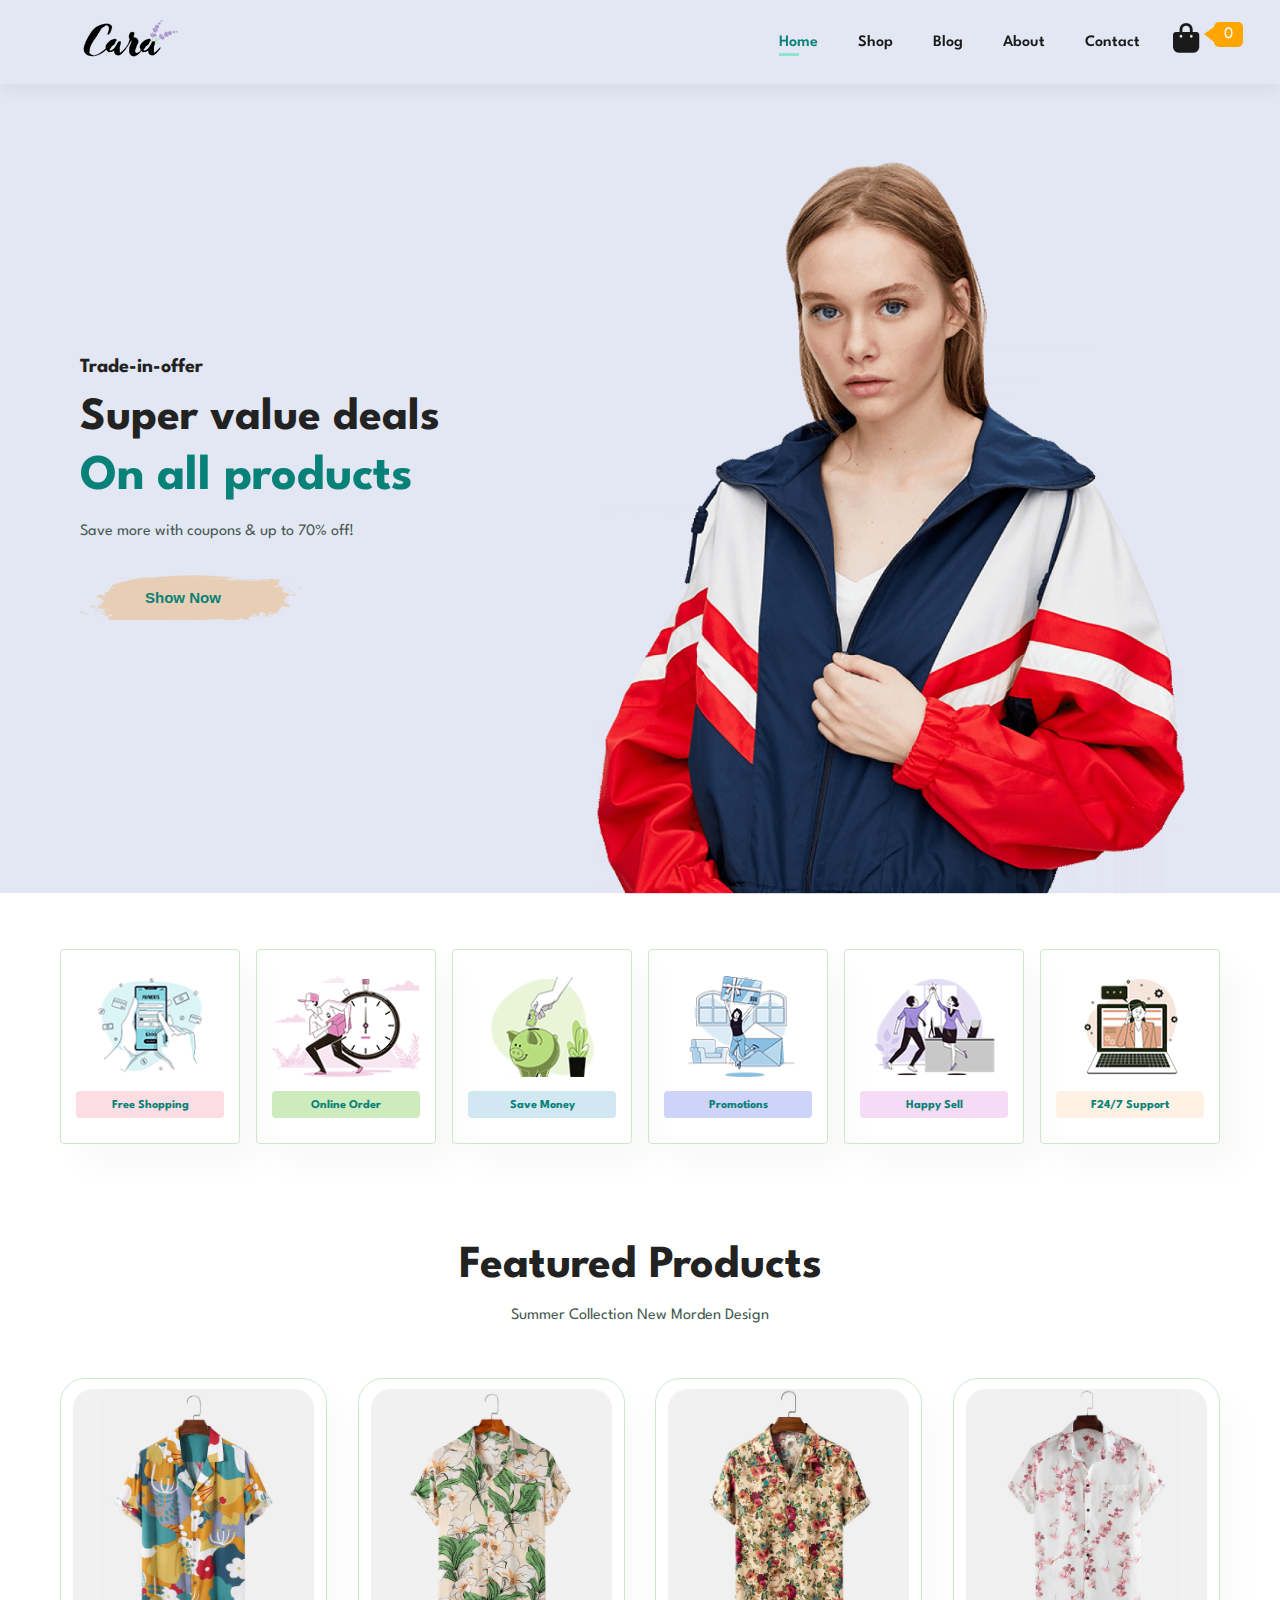
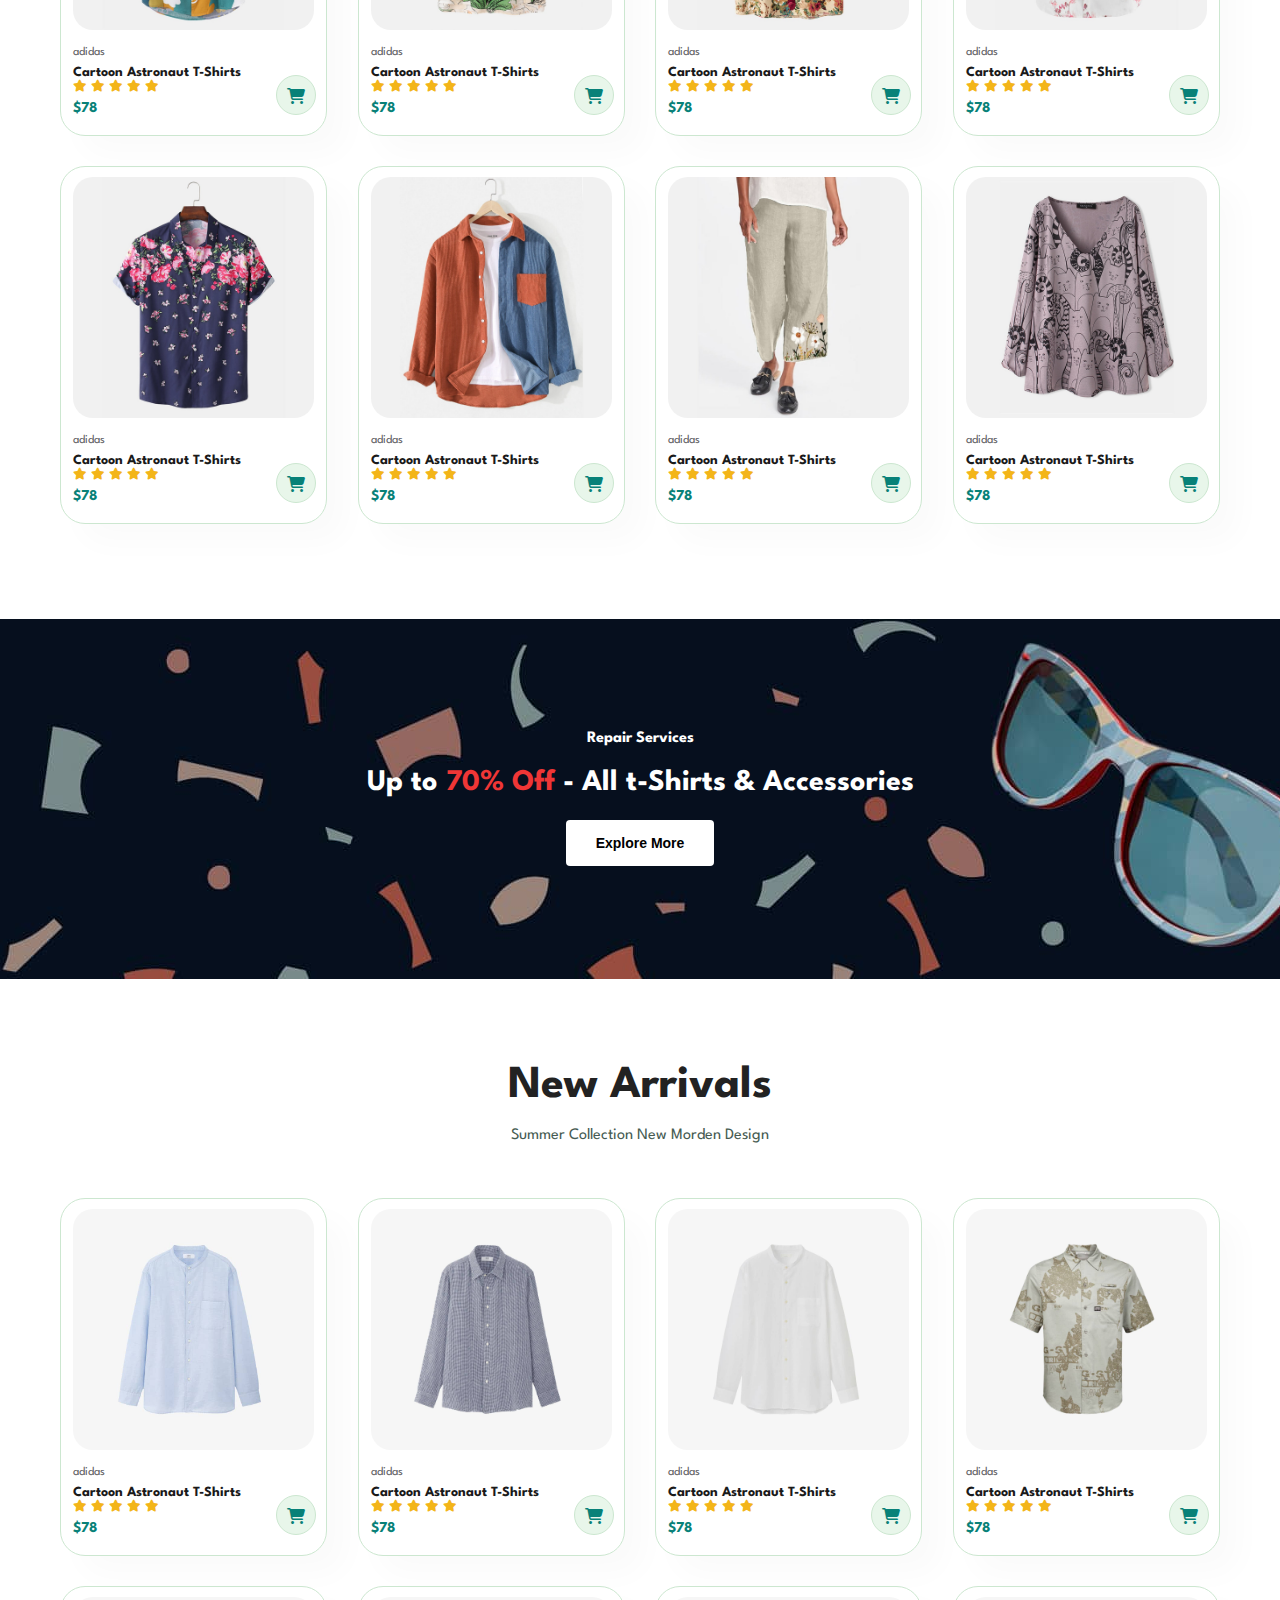
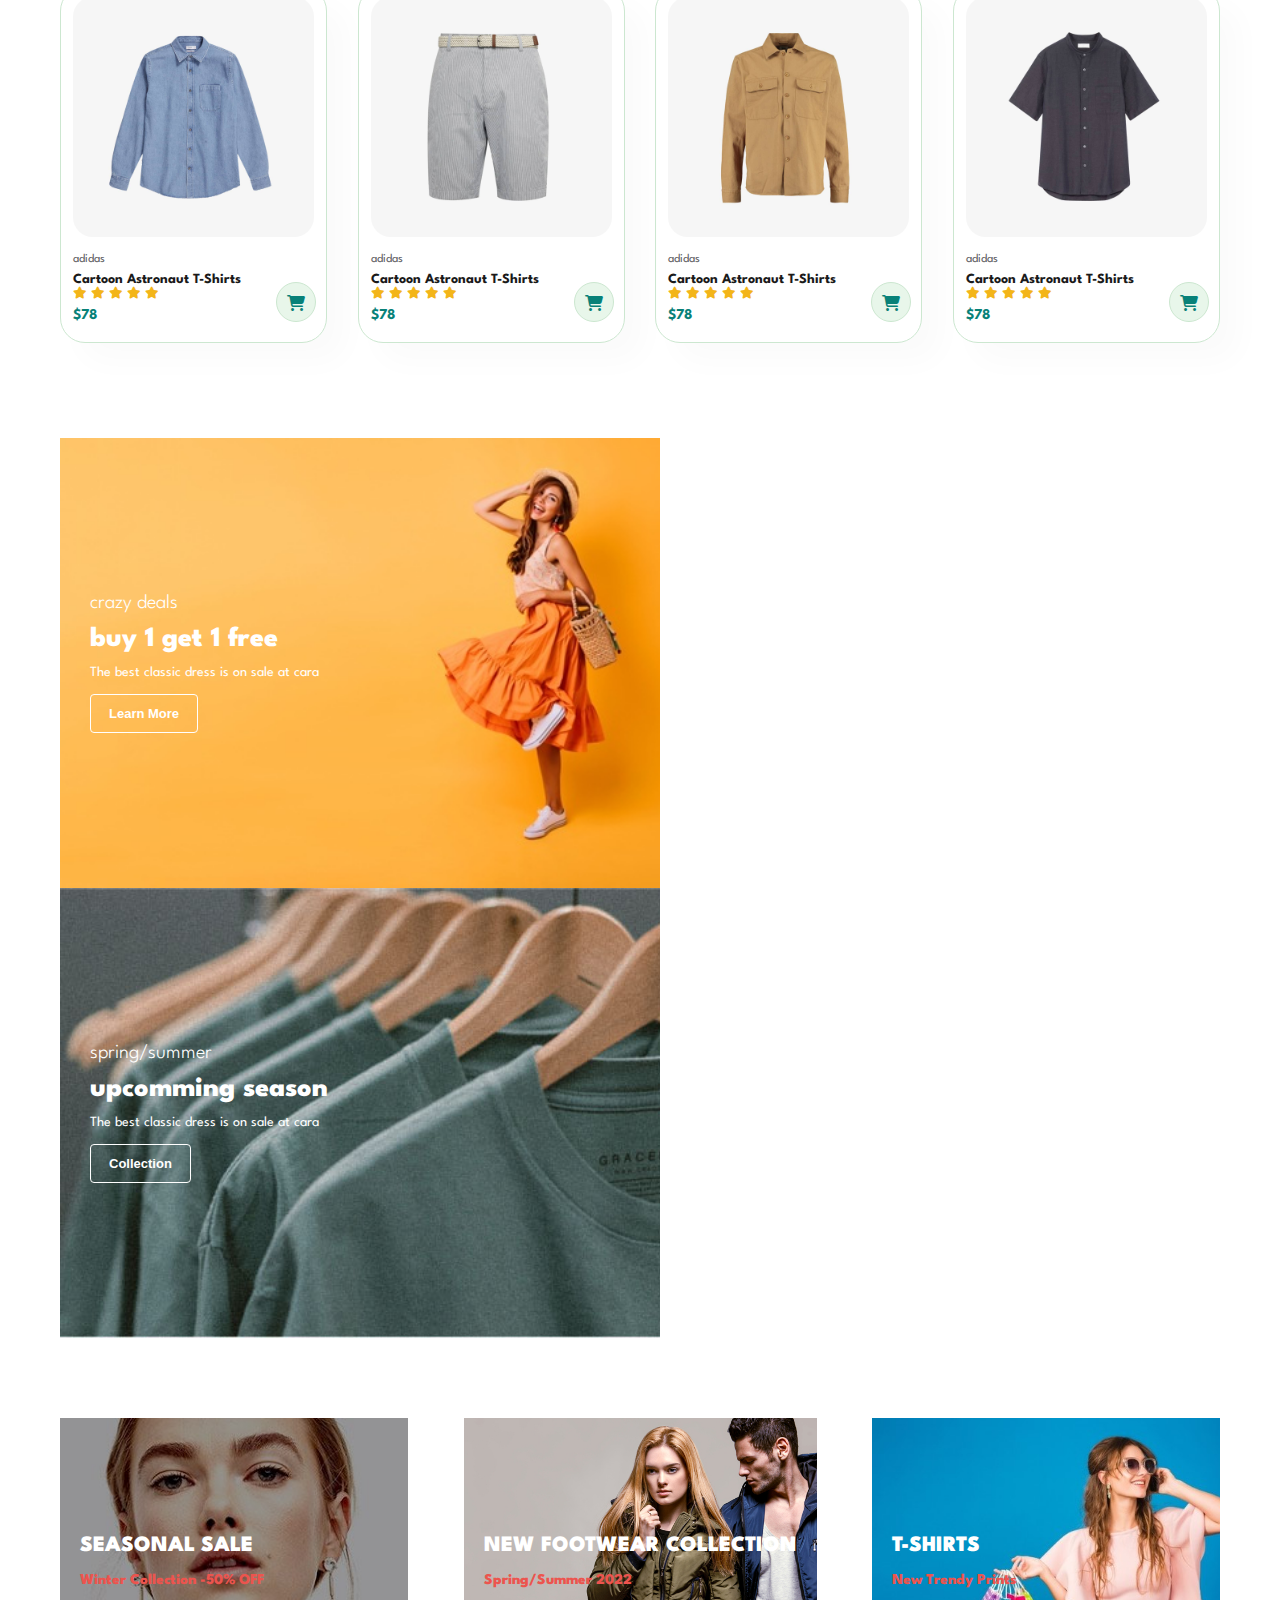
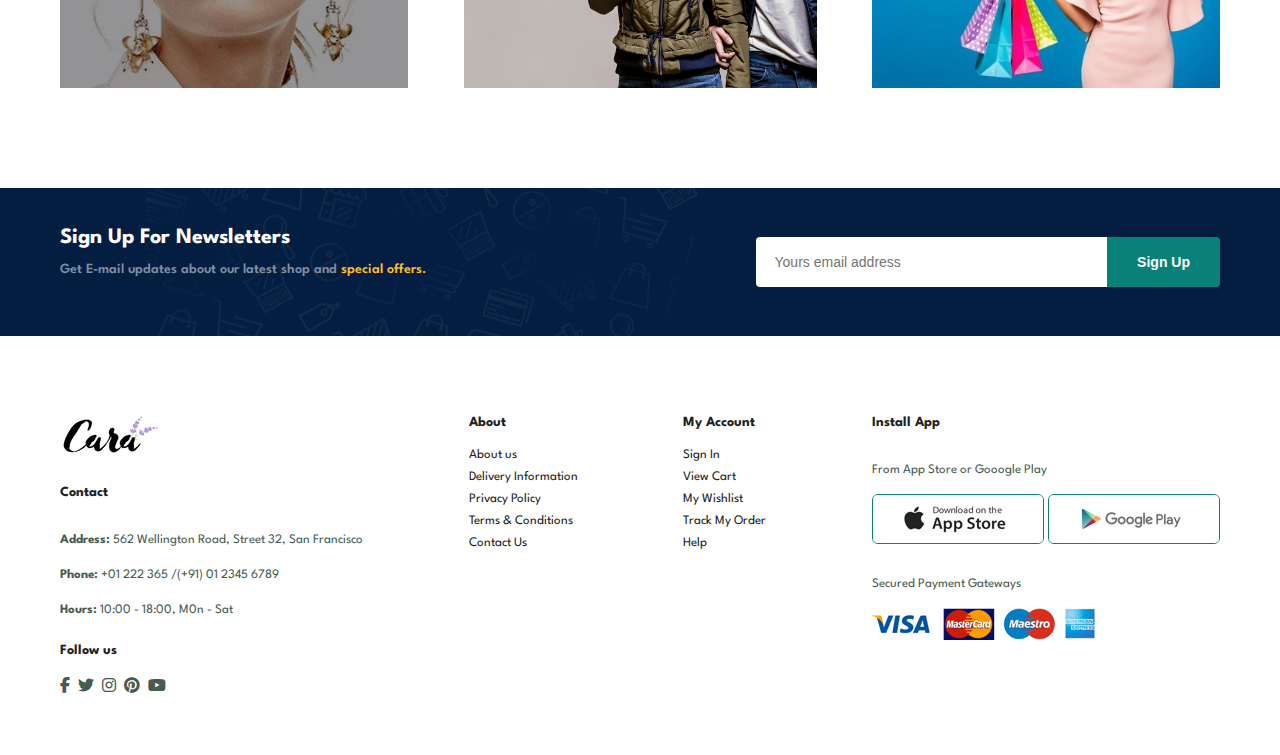
<file: index.html>
<!DOCTYPE html>
<html lang="en">
<head>
    <meta charset="UTF-8">
    <meta http-equiv="X-UA-Compatible" content="IE=edge">
    <meta name="viewport" content="width=device-width, initial-scale=1.0">
    <title>Ecommerce Website HTML CSS Javascript</title>
    <link rel="stylesheet" href="./assets/css/style.css">
    <link rel="stylesheet" href="./assets/css/responesive.css">
    <link rel="stylesheet" href="https://cdnjs.cloudflare.com/ajax/libs/font-awesome/6.2.0/css/all.min.css">
</head>
<body>
    <!-- Header -->
    <section id="header">
        <a href="#"><img src="./img/logo.png" class="logo" alt="logo"></a>

        <div>
            <ul id="narbar">
                <li><a class="active" href="index.html">Home</a></li>
                <li><a href="shop.html">Shop</a></li>
                <li><a href="blog.html">Blog</a></li>
                <li><a href="about.html">About</a></li>
                <li><a href="contact.html">Contact</a></li>
                <li><a id="lg-bag" href="cart.html"><i class="fa-solid fa-bag-shopping"></i></a></li>

                <!-- Cart Total -->
                <li class="cart-total">0</li>
                <a href="#" id="close"><i class="fa-solid fa-xmark"></i></a>
            </ul>
        </div>

        <div id="mobile">
            <a id="cart-mobile" href="cart.html"><i class="fa-solid fa-bag-shopping"></i></a>
            <i id="bar" class="fa-solid fa-bars"></i>
        </div>
    </section>

    <!-- Hero -->
    <section id="hero">
        <h4>Trade-in-offer</h4>
        <h2>Super value deals</h2>
        <h1>On all products</h1>
        <p>Save more with coupons & up to 70% off!</p>
        <button>Show Now</button>
    </section>

    <!-- Feature -->
    <section id="feature" class="section-p1">
        <div class="fe-box">
            <img src="./img/features/f1.png" alt="Shopping">
            <h6>Free Shopping</h6>
        </div>
        <div class="fe-box">
            <img src="./img/features/f2.png" alt="Shopping">
            <h6>Online Order</h6>
        </div>
        <div class="fe-box">
            <img src="./img/features/f3.png" alt="Shopping">
            <h6>Save Money</h6>
        </div>
        <div class="fe-box">
            <img src="./img/features/f4.png" alt="Shopping">
            <h6>Promotions</h6>
        </div>
        <div class="fe-box">
            <img src="./img/features/f5.png" alt="Shopping">
            <h6>Happy Sell</h6>
        </div>
        <div class="fe-box">
            <img src="./img/features/f6.png" alt="Shopping">
            <h6>F24/7 Support</h6>
        </div>
    </section>

    <!-- Product1 -->
    <section id="product1" class="section-p1">
        <h2>Featured Products</h2>
        <p>Summer Collection New Morden Design</p>
        <div class="pro-container">
            <div class="pro">
                <img src="./img/products/f1.jpg" alt="">
                <div class="des">
                    <span>adidas</span>
                    <h5>Cartoon Astronaut T-Shirts</h5>
                    <div class="star">
                        <i class="fa-solid fa-star"></i>
                        <i class="fa-solid fa-star"></i>
                        <i class="fa-solid fa-star"></i>
                        <i class="fa-solid fa-star"></i>
                        <i class="fa-solid fa-star"></i>
                    </div>
                    <h4>$78</h4>
                </div>
                <a href="#"><i class="fa-solid fa-cart-shopping cart"></i></a>
            </div>

            <div class="pro">
                <img src="./img/products/f2.jpg" alt="">
                <div class="des">
                    <span>adidas</span>
                    <h5>Cartoon Astronaut T-Shirts</h5>
                    <div class="star">
                        <i class="fa-solid fa-star"></i>
                        <i class="fa-solid fa-star"></i>
                        <i class="fa-solid fa-star"></i>
                        <i class="fa-solid fa-star"></i>
                        <i class="fa-solid fa-star"></i>
                    </div>
                    <h4>$78</h4>
                </div>
                <a href="#"><i class="fa-solid fa-cart-shopping cart"></i></a>
            </div>

            <div class="pro">
                <img src="./img/products/f3.jpg" alt="">
                <div class="des">
                    <span>adidas</span>
                    <h5>Cartoon Astronaut T-Shirts</h5>
                    <div class="star">
                        <i class="fa-solid fa-star"></i>
                        <i class="fa-solid fa-star"></i>
                        <i class="fa-solid fa-star"></i>
                        <i class="fa-solid fa-star"></i>
                        <i class="fa-solid fa-star"></i>
                    </div>
                    <h4>$78</h4>
                </div>
                <a href="#"><i class="fa-solid fa-cart-shopping cart"></i></a>
            </div>

            <div class="pro">
                <img src="./img/products/f4.jpg" alt="">
                <div class="des">
                    <span>adidas</span>
                    <h5>Cartoon Astronaut T-Shirts</h5>
                    <div class="star">
                        <i class="fa-solid fa-star"></i>
                        <i class="fa-solid fa-star"></i>
                        <i class="fa-solid fa-star"></i>
                        <i class="fa-solid fa-star"></i>
                        <i class="fa-solid fa-star"></i>
                    </div>
                    <h4>$78</h4>
                </div>
                <a href="#"><i class="fa-solid fa-cart-shopping cart"></i></a>
            </div>

            <div class="pro">
                <img src="./img/products/f5.jpg" alt="">
                <div class="des">
                    <span>adidas</span>
                    <h5>Cartoon Astronaut T-Shirts</h5>
                    <div class="star">
                        <i class="fa-solid fa-star"></i>
                        <i class="fa-solid fa-star"></i>
                        <i class="fa-solid fa-star"></i>
                        <i class="fa-solid fa-star"></i>
                        <i class="fa-solid fa-star"></i>
                    </div>
                    <h4>$78</h4>
                </div>
                <a href="#"><i class="fa-solid fa-cart-shopping cart"></i></a>
            </div>

            <div class="pro">
                <img src="./img/products/f6.jpg" alt="">
                <div class="des">
                    <span>adidas</span>
                    <h5>Cartoon Astronaut T-Shirts</h5>
                    <div class="star">
                        <i class="fa-solid fa-star"></i>
                        <i class="fa-solid fa-star"></i>
                        <i class="fa-solid fa-star"></i>
                        <i class="fa-solid fa-star"></i>
                        <i class="fa-solid fa-star"></i>
                    </div>
                    <h4>$78</h4>
                </div>
                <a href="#"><i class="fa-solid fa-cart-shopping cart"></i></a>
            </div>

            <div class="pro">
                <img src="./img/products/f7.jpg" alt="">
                <div class="des">
                    <span>adidas</span>
                    <h5>Cartoon Astronaut T-Shirts</h5>
                    <div class="star">
                        <i class="fa-solid fa-star"></i>
                        <i class="fa-solid fa-star"></i>
                        <i class="fa-solid fa-star"></i>
                        <i class="fa-solid fa-star"></i>
                        <i class="fa-solid fa-star"></i>
                    </div>
                    <h4>$78</h4>
                </div>
                <a href="#"><i class="fa-solid fa-cart-shopping cart"></i></a>
            </div>

            <div class="pro">
                <img src="./img/products/f8.jpg" alt="">
                <div class="des">
                    <span>adidas</span>
                    <h5>Cartoon Astronaut T-Shirts</h5>
                    <div class="star">
                        <i class="fa-solid fa-star"></i>
                        <i class="fa-solid fa-star"></i>
                        <i class="fa-solid fa-star"></i>
                        <i class="fa-solid fa-star"></i>
                        <i class="fa-solid fa-star"></i>
                    </div>
                    <h4>$78</h4>
                </div>
                <a href="#"><i class="fa-solid fa-cart-shopping cart"></i></a>
            </div>
        </div>
    </section>

    <!-- Banner -->
    <section id="banner" class="section-m1">
        <h4>Repair Services</h4>
        <h2>Up to <span>70% Off</span> - All t-Shirts & Accessories</h2>
        <button class="normal">Explore More</button>
    </section>

    <!-- New Arrivals -->
    <section id="product1" class="section-p1">
        <h2>New Arrivals</h2>
        <p>Summer Collection New Morden Design</p>
        <div class="pro-container">
            <div class="pro">
                <img src="./img/products/n1.jpg" alt="">
                <div class="des">
                    <span>adidas</span>
                    <h5>Cartoon Astronaut T-Shirts</h5>
                    <div class="star">
                        <i class="fa-solid fa-star"></i>
                        <i class="fa-solid fa-star"></i>
                        <i class="fa-solid fa-star"></i>
                        <i class="fa-solid fa-star"></i>
                        <i class="fa-solid fa-star"></i>
                    </div>
                    <h4>$78</h4>
                </div>
                <a href="#"><i class="fa-solid fa-cart-shopping cart"></i></a>
            </div>

            <div class="pro">
                <img src="./img/products/n2.jpg" alt="">
                <div class="des">
                    <span>adidas</span>
                    <h5>Cartoon Astronaut T-Shirts</h5>
                    <div class="star">
                        <i class="fa-solid fa-star"></i>
                        <i class="fa-solid fa-star"></i>
                        <i class="fa-solid fa-star"></i>
                        <i class="fa-solid fa-star"></i>
                        <i class="fa-solid fa-star"></i>
                    </div>
                    <h4>$78</h4>
                </div>
                <a href="#"><i class="fa-solid fa-cart-shopping cart"></i></a>
            </div>

            <div class="pro">
                <img src="./img/products/n3.jpg" alt="">
                <div class="des">
                    <span>adidas</span>
                    <h5>Cartoon Astronaut T-Shirts</h5>
                    <div class="star">
                        <i class="fa-solid fa-star"></i>
                        <i class="fa-solid fa-star"></i>
                        <i class="fa-solid fa-star"></i>
                        <i class="fa-solid fa-star"></i>
                        <i class="fa-solid fa-star"></i>
                    </div>
                    <h4>$78</h4>
                </div>
                <a href="#"><i class="fa-solid fa-cart-shopping cart"></i></a>
            </div>

            <div class="pro">
                <img src="./img/products/n4.jpg" alt="">
                <div class="des">
                    <span>adidas</span>
                    <h5>Cartoon Astronaut T-Shirts</h5>
                    <div class="star">
                        <i class="fa-solid fa-star"></i>
                        <i class="fa-solid fa-star"></i>
                        <i class="fa-solid fa-star"></i>
                        <i class="fa-solid fa-star"></i>
                        <i class="fa-solid fa-star"></i>
                    </div>
                    <h4>$78</h4>
                </div>
                <a href="#"><i class="fa-solid fa-cart-shopping cart"></i></a>
            </div>

            <div class="pro">
                <img src="./img/products/n5.jpg" alt="">
                <div class="des">
                    <span>adidas</span>
                    <h5>Cartoon Astronaut T-Shirts</h5>
                    <div class="star">
                        <i class="fa-solid fa-star"></i>
                        <i class="fa-solid fa-star"></i>
                        <i class="fa-solid fa-star"></i>
                        <i class="fa-solid fa-star"></i>
                        <i class="fa-solid fa-star"></i>
                    </div>
                    <h4>$78</h4>
                </div>
                <a href="#"><i class="fa-solid fa-cart-shopping cart"></i></a>
            </div>

            <div class="pro">
                <img src="./img/products/n6.jpg" alt="">
                <div class="des">
                    <span>adidas</span>
                    <h5>Cartoon Astronaut T-Shirts</h5>
                    <div class="star">
                        <i class="fa-solid fa-star"></i>
                        <i class="fa-solid fa-star"></i>
                        <i class="fa-solid fa-star"></i>
                        <i class="fa-solid fa-star"></i>
                        <i class="fa-solid fa-star"></i>
                    </div>
                    <h4>$78</h4>
                </div>
                <a href="#"><i class="fa-solid fa-cart-shopping cart"></i></a>
            </div>

            <div class="pro">
                <img src="./img/products/n7.jpg" alt="">
                <div class="des">
                    <span>adidas</span>
                    <h5>Cartoon Astronaut T-Shirts</h5>
                    <div class="star">
                        <i class="fa-solid fa-star"></i>
                        <i class="fa-solid fa-star"></i>
                        <i class="fa-solid fa-star"></i>
                        <i class="fa-solid fa-star"></i>
                        <i class="fa-solid fa-star"></i>
                    </div>
                    <h4>$78</h4>
                </div>
                <a href="#"><i class="fa-solid fa-cart-shopping cart"></i></a>
            </div>

            <div class="pro">
                <img src="./img/products/n8.jpg" alt="">
                <div class="des">
                    <span>adidas</span>
                    <h5>Cartoon Astronaut T-Shirts</h5>
                    <div class="star">
                        <i class="fa-solid fa-star"></i>
                        <i class="fa-solid fa-star"></i>
                        <i class="fa-solid fa-star"></i>
                        <i class="fa-solid fa-star"></i>
                        <i class="fa-solid fa-star"></i>
                    </div>
                    <h4>$78</h4>
                </div>
                <a href="#"><i class="fa-solid fa-cart-shopping cart"></i></a>
            </div>
        </div>
    </section>

    <!-- Sm Banner -->
    <section id="sm-banner" class="section-p1">
        <div class="banner-box">
            <h4>crazy deals</h4>
            <h2>buy 1 get 1 free</h2>
            <span>The best classic dress is on sale at cara</span>
            <button class="white">Learn More</button>
        </div>
        <div class="banner-box banner-box2">
            <h4>spring/summer</h4>
            <h2>upcomming season</h2>
            <span>The best classic dress is on sale at cara</span>
            <button class="white">Collection</button>
        </div>
    </section>

    <!-- Banner 3 -->
    <section id="banner3" class="section-p1">
        <div class="banner-box">
            <h2>SEASONAL SALE</h2>
            <h3>Winter Collection -50% OFF</h3>
        </div>
        <div class="banner-box banner-box2">
            <h2>NEW FOOTWEAR COLLECTION</h2>
            <h3>Spring/Summer 2022</h3>
        </div>
        <div class="banner-box banner-box3">
            <h2>T-SHIRTS</h2>
            <h3>New Trendy Prints</h3>
        </div>
    </section>

    <!-- News Letter -->
    <section id="newsletter" class="section-p1 section-m1">
        <div class="newstext">
            <h4>Sign Up For Newsletters</h4>
            <p>Get E-mail updates about our latest shop and <span>special offers.</span></p>
        </div>
        <div class="form">
            <input type="text" placeholder="Yours email address">
            <button class="normal">Sign Up</button>
        </div>
    </section>

    <!-- Footer -->
    <footer class="section-p1">
        <div class="col">
            <img class="logo" src="./img/logo.png" alt="">
            <h4>Contact</h4>
            <p><strong>Address:</strong> 562 Wellington Road, Street 32, San Francisco</p>
            <p><strong>Phone:</strong> +01 222 365 /(+91) 01 2345 6789</p>
            <p><strong>Hours:</strong> 10:00 - 18:00, M0n - Sat</p>
            <div class="follow">
                <h4>Follow us</h4>
                <div class="icon">
                    <i class="fa-brands fa-facebook-f"></i>
                    <i class="fa-brands fa-twitter"></i>
                    <i class="fa-brands fa-instagram"></i>
                    <i class="fa-brands fa-pinterest"></i>
                    <i class="fa-brands fa-youtube"></i>
                </div>
            </div>
        </div>

        <div class="col">
            <h4>About</h4>
            <a href="#">About us</a>
            <a href="#">Delivery Information</a>
            <a href="#">Privacy Policy</a>
            <a href="#">Terms & Conditions</a>
            <a href="#">Contact Us</a>
        </div>

        <div class="col">
            <h4>My Account</h4>
            <a href="#">Sign In</a>
            <a href="#">View Cart</a>
            <a href="#">My Wishlist</a>
            <a href="#">Track My Order</a>
            <a href="#">Help</a>
        </div>

        <div class="col install">
            <h4>Install App</h4>
            <p>From App Store or Gooogle Play</p>
            <div class="row">
                <img src="./img/pay/app.jpg" alt="">
                <img src="./img/pay/play.jpg" alt="">
            </div>
            <p>Secured Payment Gateways</p>
            <img src="./img/pay/pay.png" alt="">
        </div>
    </footer>

    <script src="./script.js"></script>
</body>
</html>
</file>
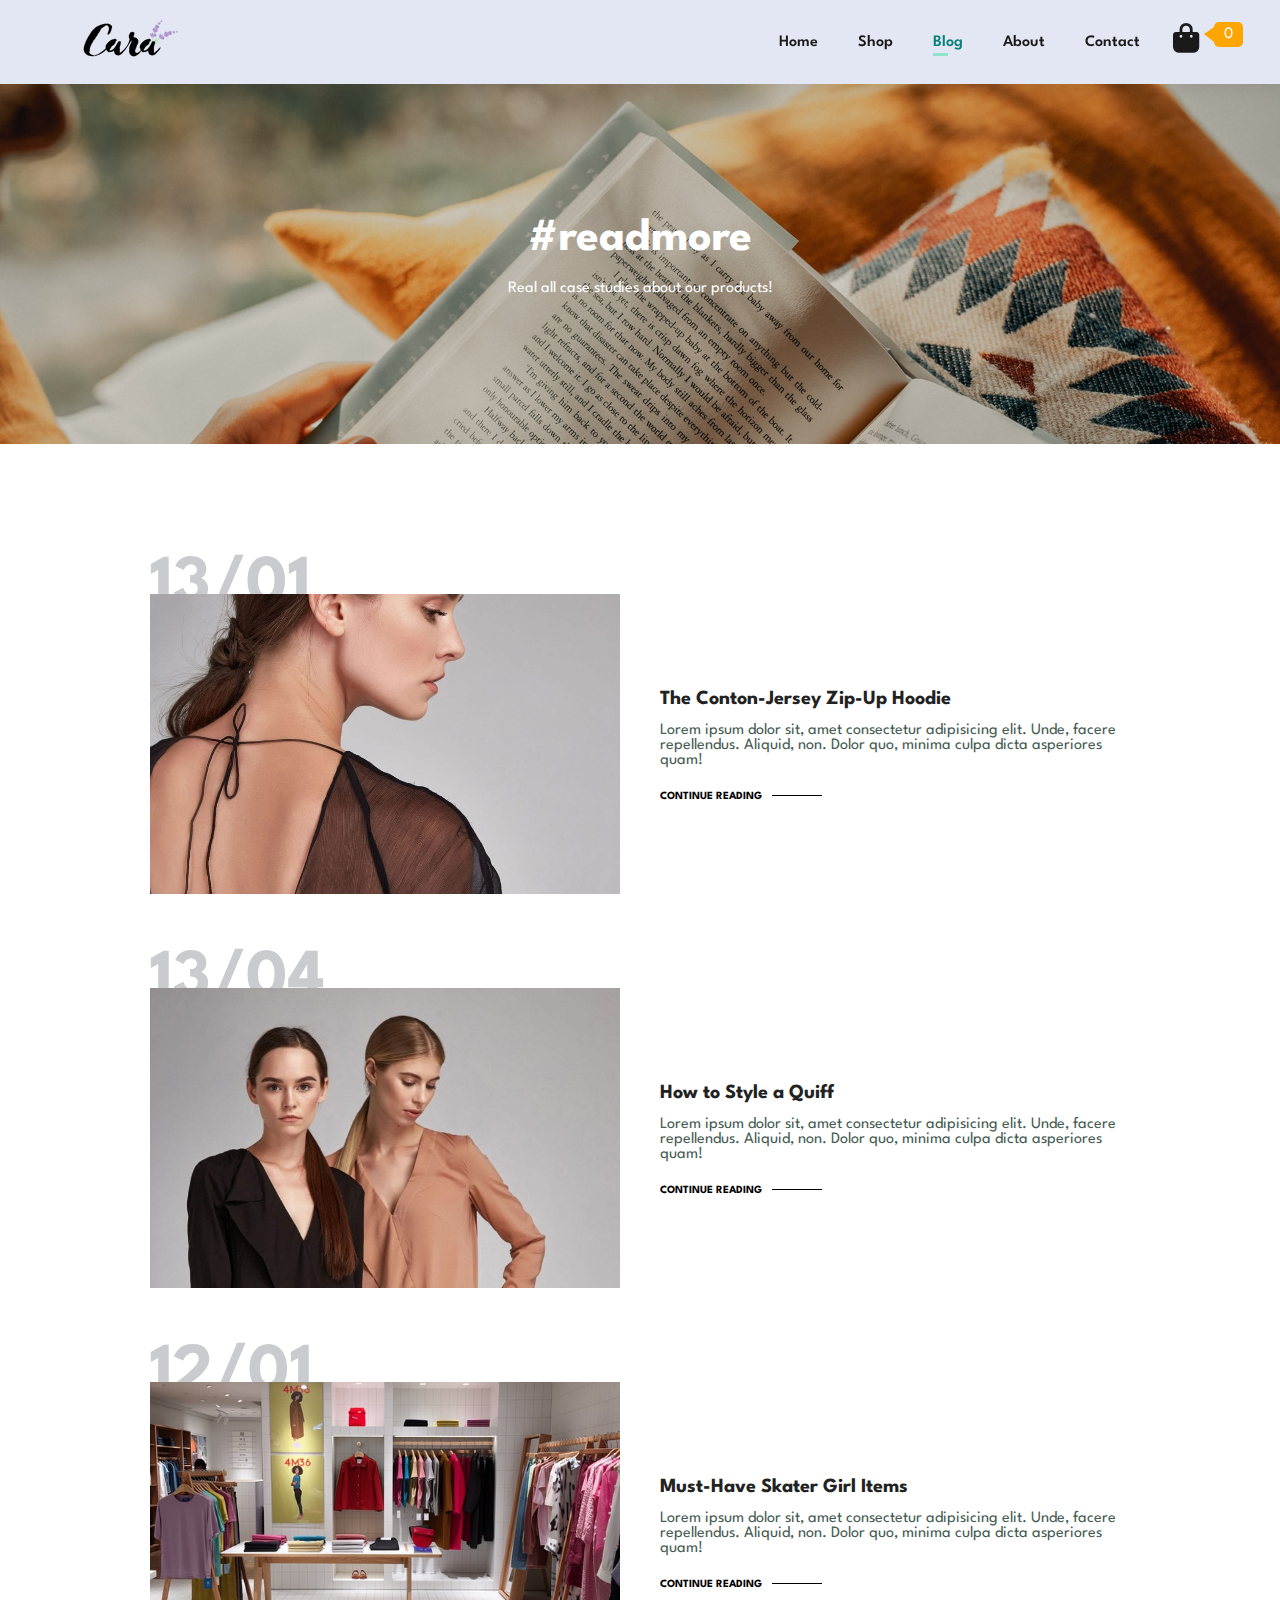
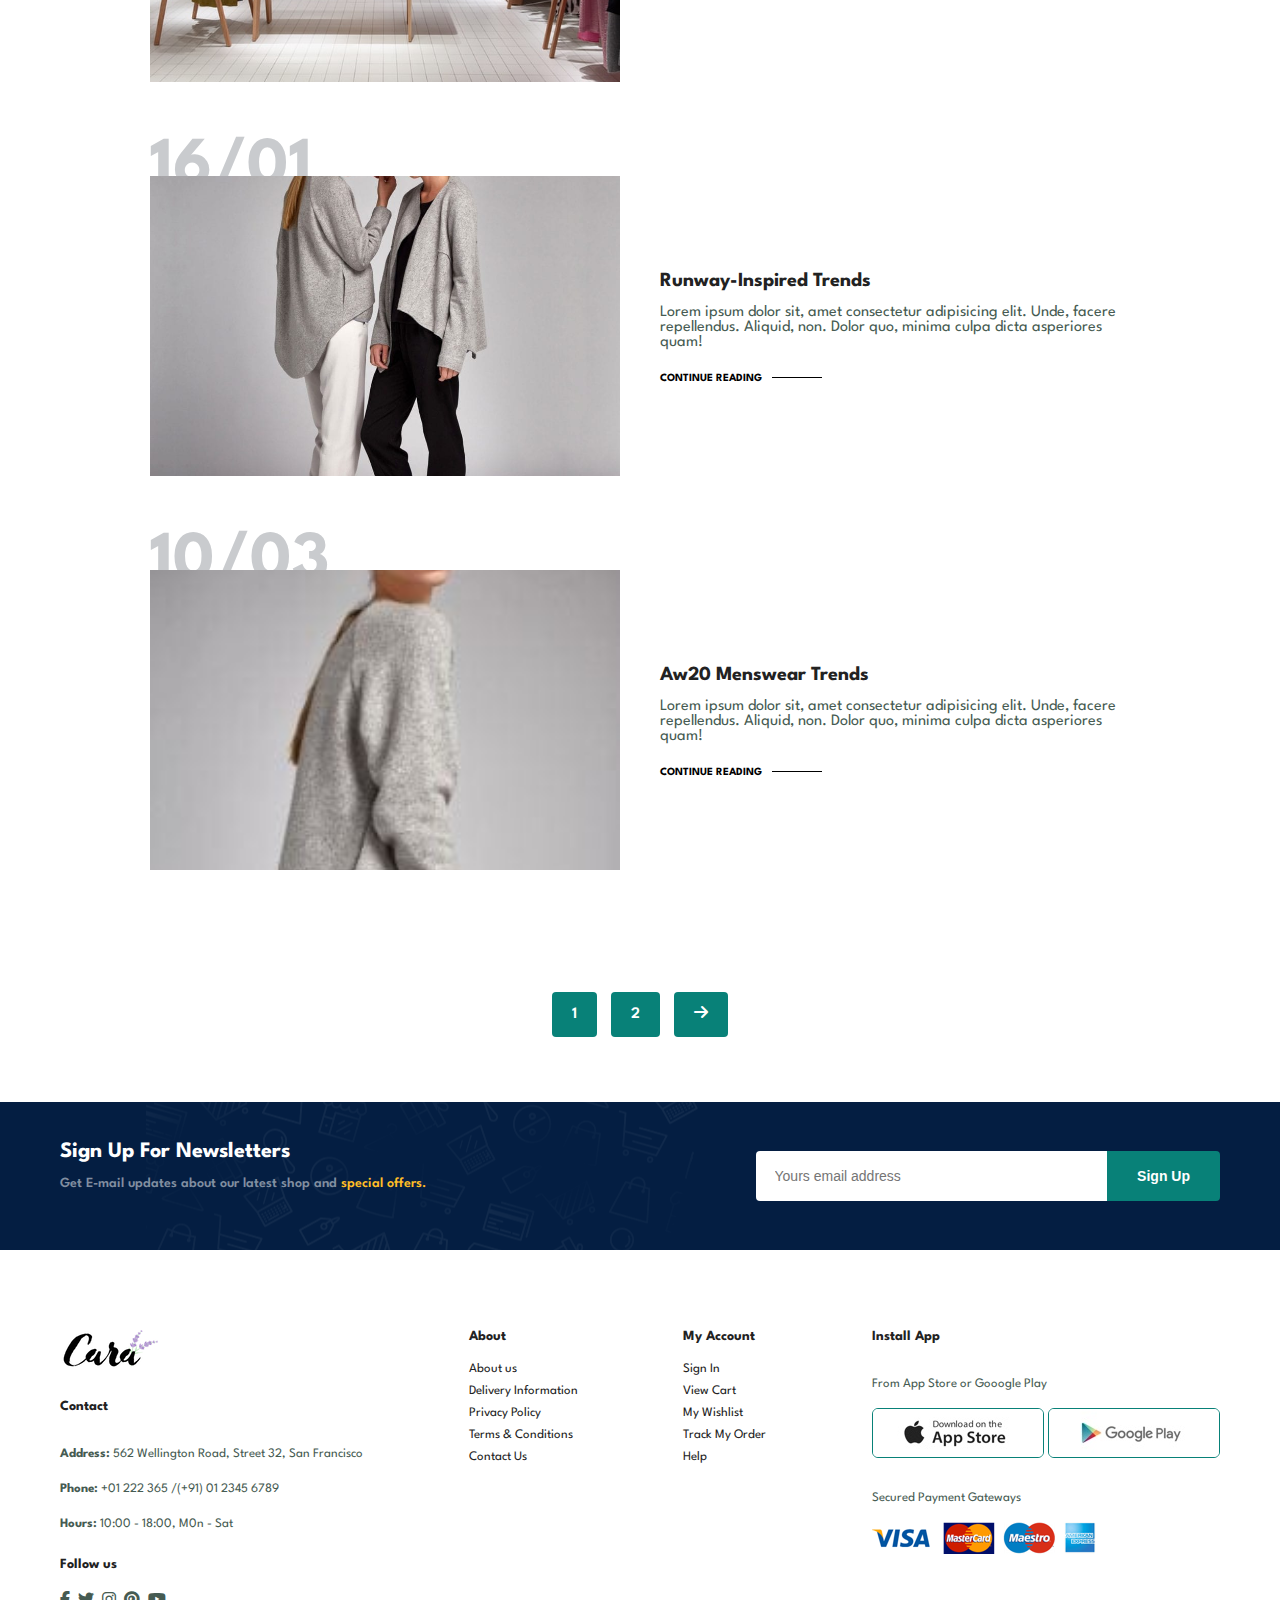
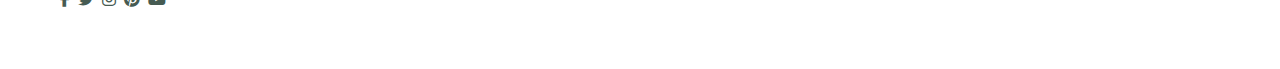
<file: blog.html>
<!DOCTYPE html>
<html lang="en">
<head>
    <meta charset="UTF-8">
    <meta http-equiv="X-UA-Compatible" content="IE=edge">
    <meta name="viewport" content="width=device-width, initial-scale=1.0">
    <title>Ecommerce Website HTML CSS Javascript</title>
    <link rel="stylesheet" href="./assets/css/style.css">
    <link rel="stylesheet" href="./assets/css/responesive.css">
    <link rel="stylesheet" href="https://cdnjs.cloudflare.com/ajax/libs/font-awesome/6.2.0/css/all.min.css">
</head>
<body>
    <!-- Header -->
    <section id="header">
        <a href="#"><img src="./img/logo.png" class="logo" alt="logo"></a>

        <div>
            <ul id="narbar">
                <li><a href="index.html">Home</a></li>
                <li><a href="shop.html">Shop</a></li>
                <li><a class="active" href="blog.html">Blog</a></li>
                <li><a href="about.html">About</a></li>
                <li><a href="contact.html">Contact</a></li>
                <li><a id="lg-bag" href="cart.html"><i class="fa-solid fa-bag-shopping"></i></a></li>
                <!-- Cart Total -->
                <li class="cart-total">0</li>
                <a href="#" id="close"><i class="fa-solid fa-xmark"></i></a>
            </ul>
        </div>

        <div id="mobile">
            <a id="cart-mobile" href="cart.html"><i class="fa-solid fa-bag-shopping"></i></a>
            <i id="bar" class="fa-solid fa-bars"></i>
        </div>
    </section>

    <!-- Hero -->
    <section id="page-header" class="blog-header">      
        <h2>#readmore</h2>
        <p>Real all case studies about our products!</p>
    </section>

    <!-- Blog -->
    <section id="blog">
        <div class="blog-box">
            <div class="blog-img">
                <img src="/img/blog/b1.jpg" alt="">
            </div>
            <div class="blog-detail">
                <h4>The Conton-Jersey Zip-Up Hoodie</h4>
                <p>Lorem ipsum dolor sit, amet consectetur adipisicing elit. Unde, facere repellendus. Aliquid, non. Dolor quo, minima culpa dicta asperiores quam!</p>
                <a href="#">CONTINUE READING</a>
            </div>
            <h1>13/01</h1>
        </div>
        <div class="blog-box">
            <div class="blog-img">
                <img src="/img/blog/b2.jpg" alt="">
            </div>
            <div class="blog-detail">
                <h4>How to Style a Quiff</h4>
                <p>Lorem ipsum dolor sit, amet consectetur adipisicing elit. Unde, facere repellendus. Aliquid, non. Dolor quo, minima culpa dicta asperiores quam!</p>
                <a href="#">CONTINUE READING</a>
            </div>
            <h1>13/04</h1>
        </div>

        <div class="blog-box">
            <div class="blog-img">
                <img src="/img/blog/b3.jpg" alt="">
            </div>
            <div class="blog-detail">
                <h4>Must-Have Skater Girl Items</h4>
                <p>Lorem ipsum dolor sit, amet consectetur adipisicing elit. Unde, facere repellendus. Aliquid, non. Dolor quo, minima culpa dicta asperiores quam!</p>
                <a href="#">CONTINUE READING</a>
            </div>
            <h1>12/01</h1>
        </div>

        <div class="blog-box">
            <div class="blog-img">
                <img src="/img/blog/b4.jpg" alt="">
            </div>
            <div class="blog-detail">
                <h4>Runway-Inspired Trends</h4>
                <p>Lorem ipsum dolor sit, amet consectetur adipisicing elit. Unde, facere repellendus. Aliquid, non. Dolor quo, minima culpa dicta asperiores quam!</p>
                <a href="#">CONTINUE READING</a>
            </div>
            <h1>16/01</h1>
        </div>

        <div class="blog-box">
            <div class="blog-img">
                <img src="/img/blog/b5.jpg" alt="">
            </div>
            <div class="blog-detail">
                <h4>Aw20 Menswear Trends</h4>
                <p>Lorem ipsum dolor sit, amet consectetur adipisicing elit. Unde, facere repellendus. Aliquid, non. Dolor quo, minima culpa dicta asperiores quam!</p>
                <a href="#">CONTINUE READING</a>
            </div>
            <h1>10/03</h1>
        </div>
    </section>
    

    <!-- Pagination -->
    <section id="pagination" class="section-p1">
        <a href="#">1</a>
        <a href="#">2</a>
        <a href="#"><i class="fa-solid fa-arrow-right"></i></a>
    </section>

    <!-- News Letter -->
    <section id="newsletter" class="section-p1 section-m1">
        <div class="newstext">
            <h4>Sign Up For Newsletters</h4>
            <p>Get E-mail updates about our latest shop and <span>special offers.</span></p>
        </div>
        <div class="form">
            <input type="text" placeholder="Yours email address">
            <button class="normal">Sign Up</button>
        </div>
    </section>

    <!-- Footer -->
    <footer class="section-p1">
        <div class="col">
            <img class="logo" src="./img/logo.png" alt="">
            <h4>Contact</h4>
            <p><strong>Address:</strong> 562 Wellington Road, Street 32, San Francisco</p>
            <p><strong>Phone:</strong> +01 222 365 /(+91) 01 2345 6789</p>
            <p><strong>Hours:</strong> 10:00 - 18:00, M0n - Sat</p>
            <div class="follow">
                <h4>Follow us</h4>
                <div class="icon">
                    <i class="fa-brands fa-facebook-f"></i>
                    <i class="fa-brands fa-twitter"></i>
                    <i class="fa-brands fa-instagram"></i>
                    <i class="fa-brands fa-pinterest"></i>
                    <i class="fa-brands fa-youtube"></i>
                </div>
            </div>
        </div>

        <div class="col">
            <h4>About</h4>
            <a href="#">About us</a>
            <a href="#">Delivery Information</a>
            <a href="#">Privacy Policy</a>
            <a href="#">Terms & Conditions</a>
            <a href="#">Contact Us</a>
        </div>

        <div class="col">
            <h4>My Account</h4>
            <a href="#">Sign In</a>
            <a href="#">View Cart</a>
            <a href="#">My Wishlist</a>
            <a href="#">Track My Order</a>
            <a href="#">Help</a>
        </div>

        <div class="col install">
            <h4>Install App</h4>
            <p>From App Store or Gooogle Play</p>
            <div class="row">
                <img src="./img/pay/app.jpg" alt="">
                <img src="./img/pay/play.jpg" alt="">
            </div>
            <p>Secured Payment Gateways</p>
            <img src="./img/pay/pay.png" alt="">
        </div>
    </footer>

    <script src="./script.js"></script>
</body>
</html>
</file>
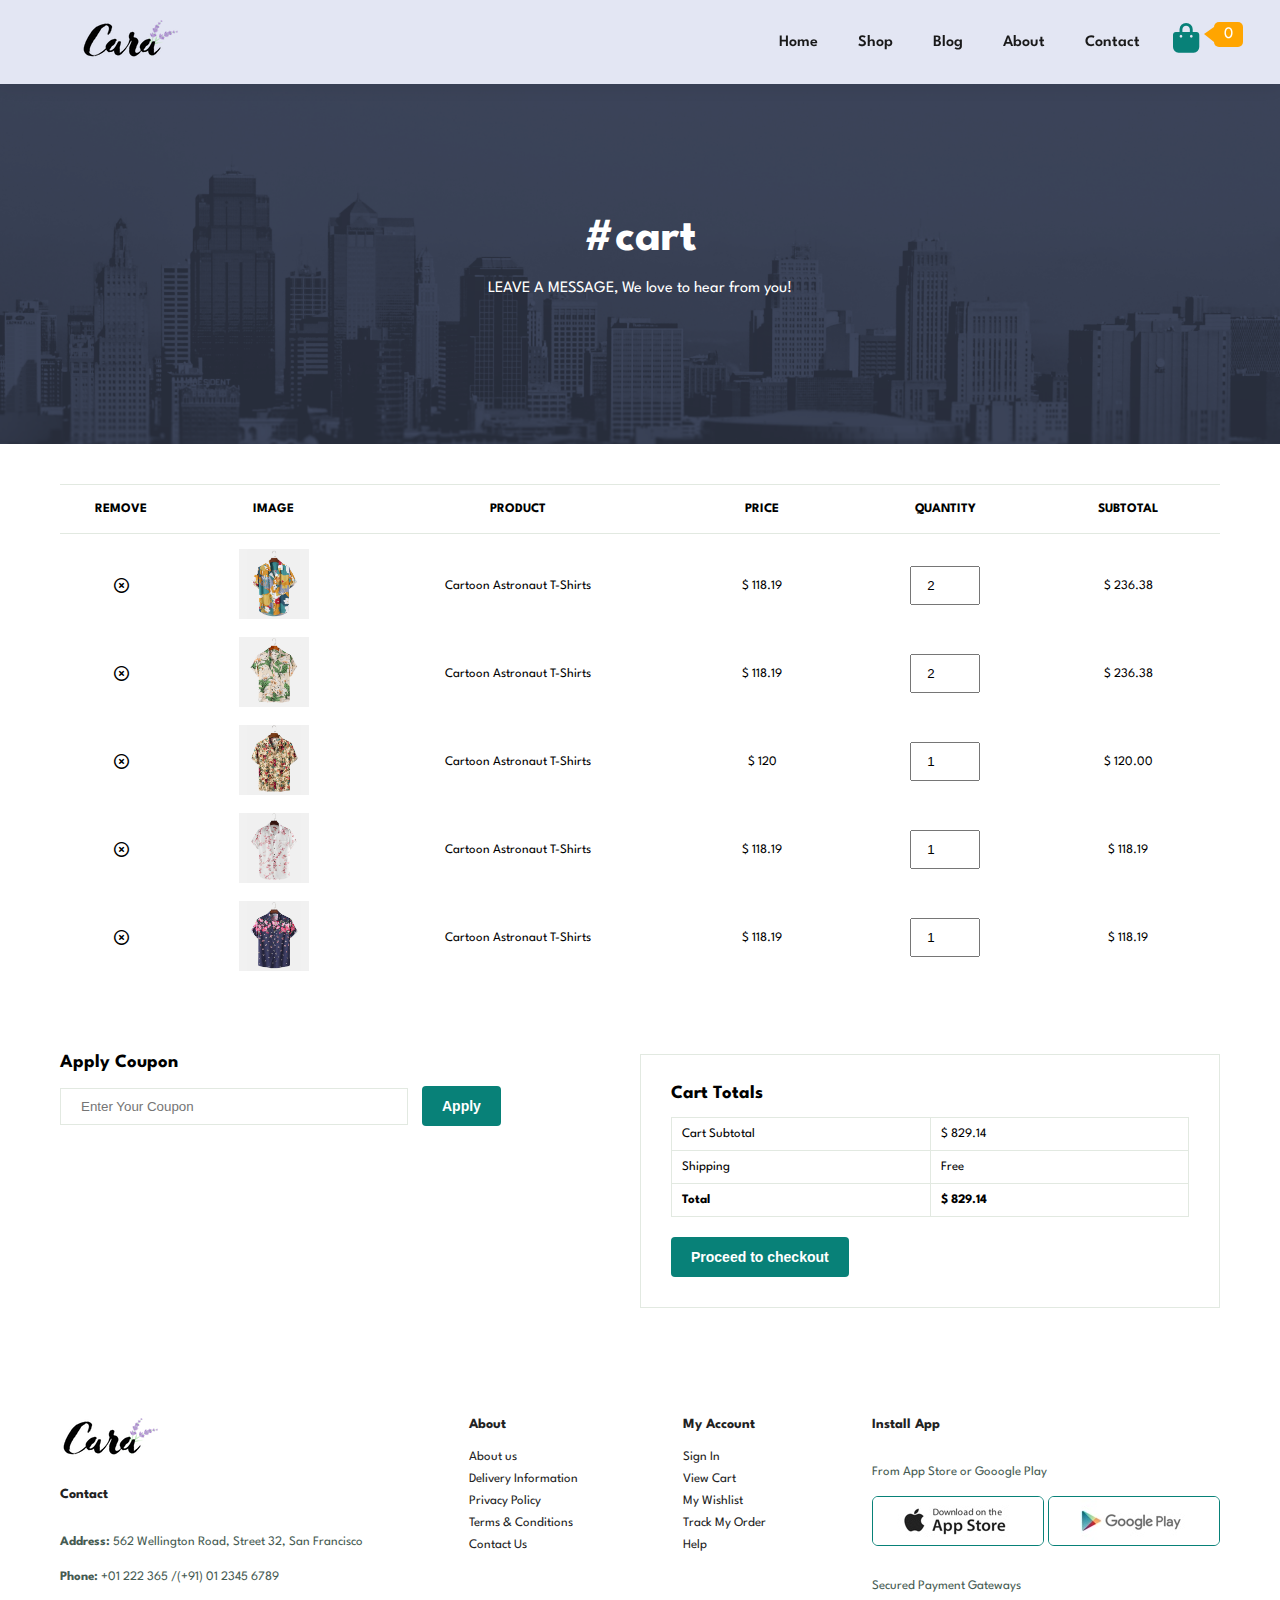
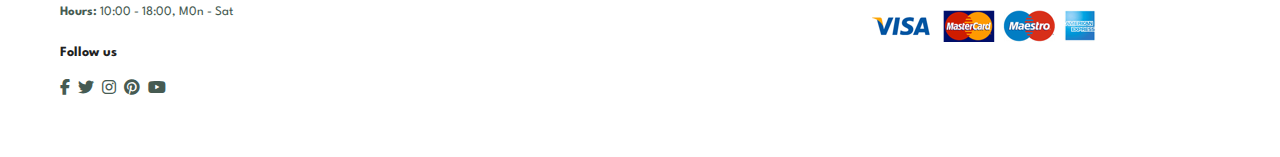
<file: cart.html>
<!DOCTYPE html>
<html lang="en">
<head>
    <meta charset="UTF-8">
    <meta http-equiv="X-UA-Compatible" content="IE=edge">
    <meta name="viewport" content="width=device-width, initial-scale=1.0">
    <title>Ecommerce Website HTML CSS Javascript</title>
    <link rel="stylesheet" href="./assets/css/style.css">
    <link rel="stylesheet" href="./assets/css/responesive.css">
    <link rel="stylesheet" href="https://cdnjs.cloudflare.com/ajax/libs/font-awesome/6.2.0/css/all.min.css">
</head>
<body>
    <!-- Header -->
    <section id="header">
        <a href="#"><img src="./img/logo.png" class="logo" alt="logo"></a>

        <div>
            <ul id="narbar">
                <li><a href="index.html">Home</a></li>
                <li><a href="shop.html">Shop</a></li>
                <li><a href="blog.html">Blog</a></li>
                <li><a href="about.html">About</a></li>
                <li><a href="contact.html">Contact</a></li>
                <li><a class="active" id="lg-bag" href="cart.html"><i class="fa-solid fa-bag-shopping"></i></a></li>
                <!-- Cart Total -->
                <li class="cart-total">0</li>
                <a href="#" id="close"><i class="fa-solid fa-xmark"></i></a>
            </ul>
        </div>

        <div id="mobile">
            <a id="cart-mobile" href="cart.html"><i class="fa-solid fa-bag-shopping"></i></a>
            <i id="bar" class="fa-solid fa-bars"></i>
        </div>
    </section>

    <!-- Hero -->
    <section id="page-header" class="about-header">      
        <h2>#cart</h2>
        <p>LEAVE A MESSAGE, We love to hear from you!</p>
    </section>

    <!-- Cart -->
    <section id="cart" class="section-p1">
        <table width="100%">
            <thead>
                <tr>
                    <td>Remove</td>
                    <td>Image</td>
                    <td>Product</td>
                    <td>Price</td>
                    <td>Quantity</td>
                    <td>Subtotal</td>
                </tr>
            </thead>
            <tbody>
                <tr class="cart-item">
                    <td>
                        <a class="remove-product"><i class="fa-regular fa-circle-xmark"></i></a>
                    </td>    
                    <td><img src="/img/products/f1.jpg" alt=""></td>
                    <td>Cartoon Astronaut T-Shirts</td>
                    <td>$<span class="priceProduct"> 118.19</span></td>
                    <td><input class="amountInput" type="number" min="1" value="2"></td>
                    <td>$ <span class="totalPrice">118.19</span></td>
                </tr>

                <tr class="cart-item">
                    <td>
                        <a class="remove-product"><i class="fa-regular fa-circle-xmark"></i></a>
                    </td>    
                    <td><img src="/img/products/f2.jpg" alt=""></td>
                    <td>Cartoon Astronaut T-Shirts</td>
                    <td>$<span class="priceProduct"> 118.19</span></td>
                    <td><input class="amountInput" type="number" min="1" value="2"></td>
                    <td>$ <span class="totalPrice">118.19</span></td>
                </tr>

                <tr class="cart-item">
                    <td>
                        <a class="remove-product"><i class="fa-regular fa-circle-xmark"></i></a>
                    </td>    
                    <td><img src="/img/products/f3.jpg" alt=""></td>
                    <td>Cartoon Astronaut T-Shirts</td>
                    <td>$<span class="priceProduct"> 120</span></td>
                    <td><input class="amountInput" type="number" min="1" value="1"></td>
                    <td>$ <span class="totalPrice">120</span></td>
                </tr>

                <tr class="cart-item">
                    <td>
                        <a class="remove-product"><i class="fa-regular fa-circle-xmark"></i></a>
                    </td>    
                    <td><img src="/img/products/f4.jpg" alt=""></td>
                    <td>Cartoon Astronaut T-Shirts</td>
                    <td>$<span class="priceProduct"> 118.19</span></td>
                    <td><input class="amountInput" type="number" min="1" value="1"></td>
                    <td>$ <span class="totalPrice">118.19</span></td>
                </tr>

                <tr class="cart-item">
                    <td>
                        <a class="remove-product"><i class="fa-regular fa-circle-xmark"></i></a>
                    </td>    
                    <td><img src="/img/products/f5.jpg" alt=""></td>
                    <td>Cartoon Astronaut T-Shirts</td>
                    <td>$<span class="priceProduct"> 118.19</span></td>
                    <td><input class="amountInput" type="number" min="1" value="1"></td>
                    <td>$ <span class="totalPrice">118.19</span></td>
                </tr>
            </tbody>
        </table>
    </section>

    <!-- Cart Add -->
    <section id="cart-add" class="section-p1">
        <div id="coupon">
            <h3>Apply Coupon</h3>
            <div>
                <input type="text" placeholder="Enter Your Coupon">
                <button class="normal">Apply</button>
            </div>
        </div>

        <div id="subtotal">
            <h3>Cart Totals</h3>

            <table>
                <tr>
                    <td>Cart Subtotal</td>
                    <td class="sum-price"></td>
                </tr>
                <tr>
                    <td>Shipping</td>
                    <td>Free</td>
                </tr>
                <tr>
                    <td><strong>Total</strong></td>
                    <td><strong class="sum-price"></strong></td>
                </tr>
            </table>
            <button class="normal">Proceed to checkout</button>
        </div>
    </section>

    

    <!-- Footer -->
    <footer class="section-p1">
        <div class="col">
            <img class="logo" src="./img/logo.png" alt="">
            <h4>Contact</h4>
            <p><strong>Address:</strong> 562 Wellington Road, Street 32, San Francisco</p>
            <p><strong>Phone:</strong> +01 222 365 /(+91) 01 2345 6789</p>
            <p><strong>Hours:</strong> 10:00 - 18:00, M0n - Sat</p>
            <div class="follow">
                <h4>Follow us</h4>
                <div class="icon">
                    <i class="fa-brands fa-facebook-f"></i>
                    <i class="fa-brands fa-twitter"></i>
                    <i class="fa-brands fa-instagram"></i>
                    <i class="fa-brands fa-pinterest"></i>
                    <i class="fa-brands fa-youtube"></i>
                </div>
            </div>
        </div>

        <div class="col">
            <h4>About</h4>
            <a href="#">About us</a>
            <a href="#">Delivery Information</a>
            <a href="#">Privacy Policy</a>
            <a href="#">Terms & Conditions</a>
            <a href="#">Contact Us</a>
        </div>

        <div class="col">
            <h4>My Account</h4>
            <a href="#">Sign In</a>
            <a href="#">View Cart</a>
            <a href="#">My Wishlist</a>
            <a href="#">Track My Order</a>
            <a href="#">Help</a>
        </div>

        <div class="col install">
            <h4>Install App</h4>
            <p>From App Store or Gooogle Play</p>
            <div class="row">
                <img src="./img/pay/app.jpg" alt="">
                <img src="./img/pay/play.jpg" alt="">
            </div>
            <p>Secured Payment Gateways</p>
            <img src="./img/pay/pay.png" alt="">
        </div>
    </footer>

    <script src="./script.js"></script>
</body>
</html>
</file>
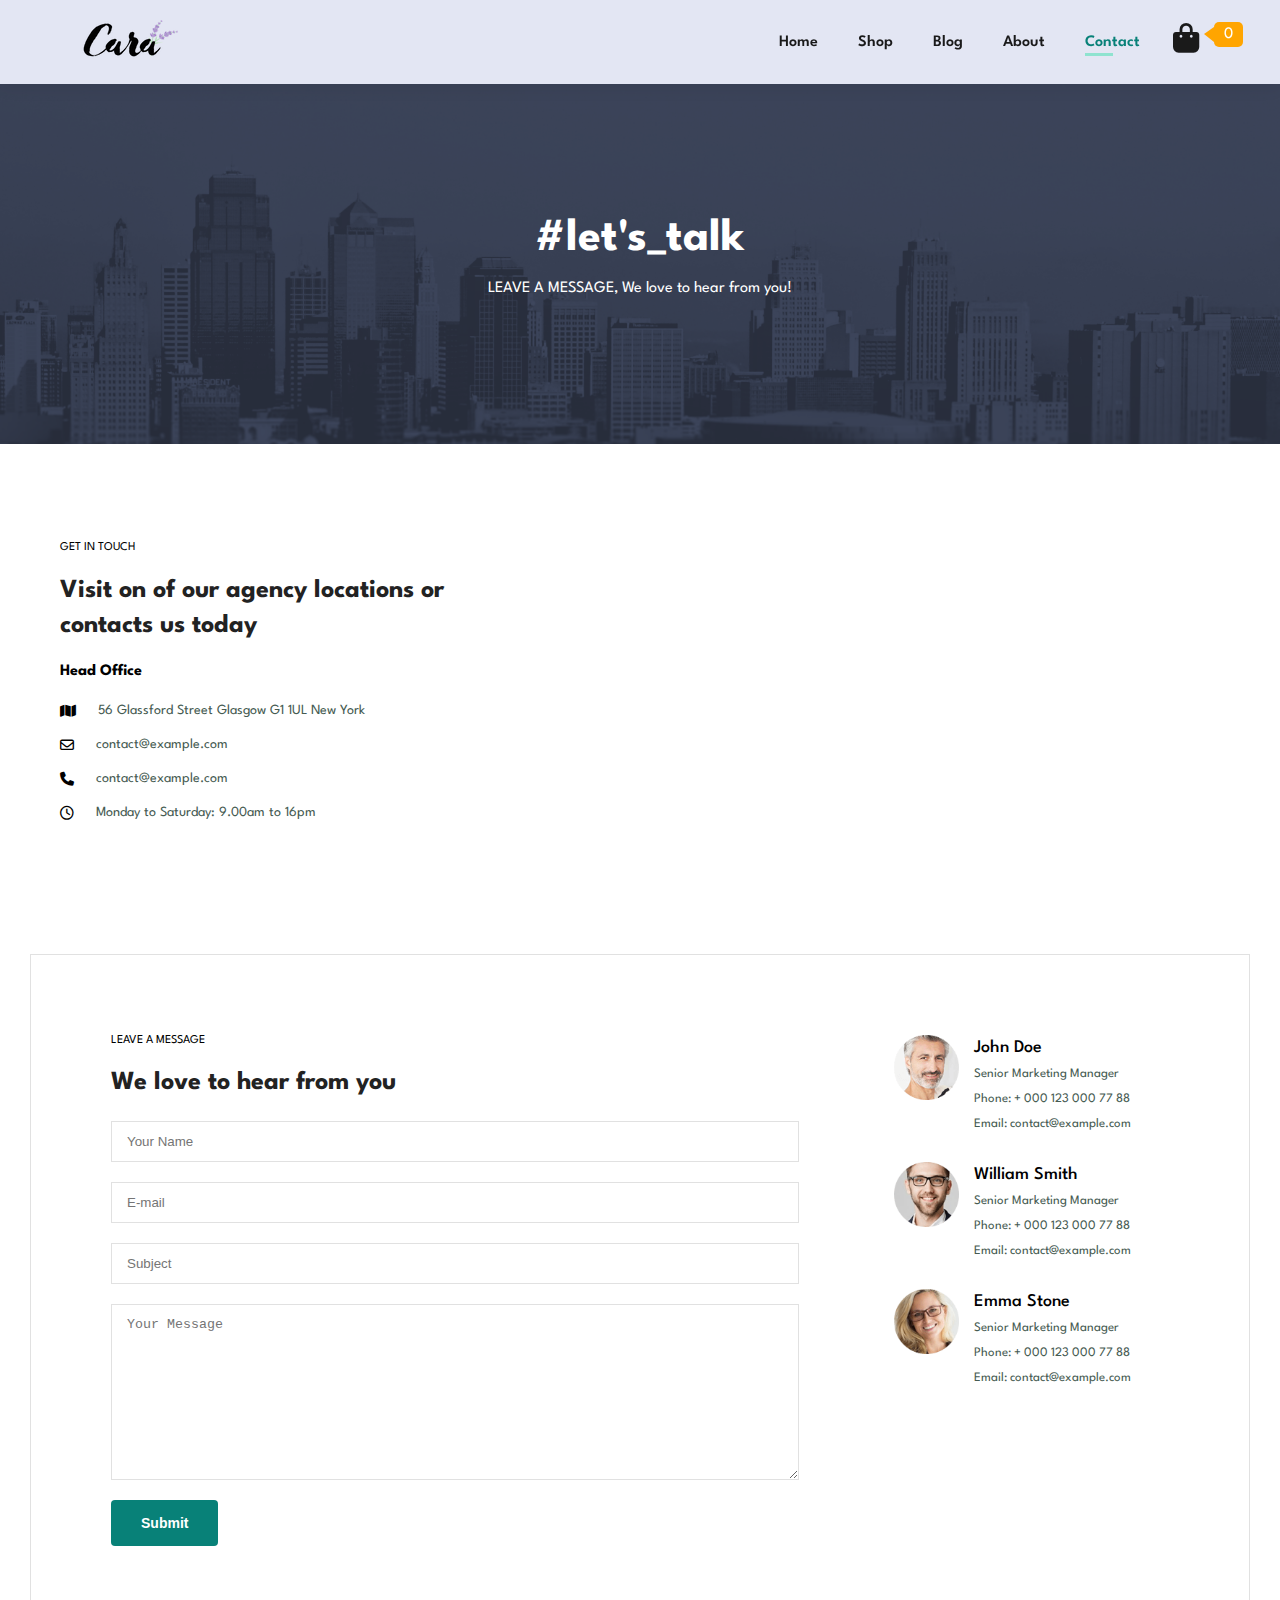
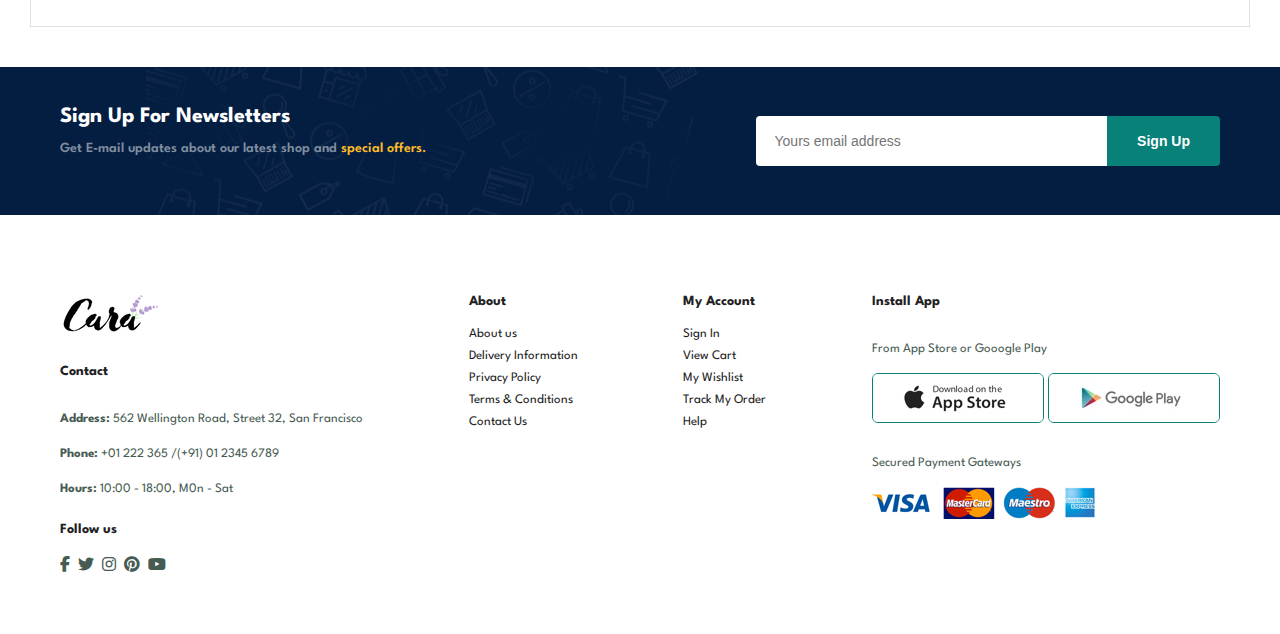
<file: contact.html>
<!DOCTYPE html>
<html lang="en">
<head>
    <meta charset="UTF-8">
    <meta http-equiv="X-UA-Compatible" content="IE=edge">
    <meta name="viewport" content="width=device-width, initial-scale=1.0">
    <title>Ecommerce Website HTML CSS Javascript</title>
    <link rel="stylesheet" href="./assets/css/style.css">
    <link rel="stylesheet" href="./assets/css/responesive.css">
    <link rel="stylesheet" href="https://cdnjs.cloudflare.com/ajax/libs/font-awesome/6.2.0/css/all.min.css">
</head>
<body>
    <!-- Header -->
    <section id="header">
        <a href="#"><img src="./img/logo.png" class="logo" alt="logo"></a>

        <div>
            <ul id="narbar">
                <li><a href="index.html">Home</a></li>
                <li><a href="shop.html">Shop</a></li>
                <li><a href="blog.html">Blog</a></li>
                <li><a href="about.html">About</a></li>
                <li><a class="active" href="contact.html">Contact</a></li>
                <li><a id="lg-bag" href="cart.html"><i class="fa-solid fa-bag-shopping"></i></a></li>
                <!-- Cart Total -->
                <li class="cart-total">0</li>
                <a href="#" id="close"><i class="fa-solid fa-xmark"></i></a>
            </ul>
        </div>

        <div id="mobile">
            <a id="cart-mobile" href="cart.html"><i class="fa-solid fa-bag-shopping"></i></a>
            <i id="bar" class="fa-solid fa-bars"></i>
        </div>
    </section>

    <!-- Hero -->
    <section id="page-header" class="about-header">      
        <h2>#let's_talk</h2>
        <p>LEAVE A MESSAGE, We love to hear from you!</p>
    </section>

    <!-- Contact -->
    <section id="contact-details" class="section-p1">
        <div class="details">
            <span>GET IN TOUCH</span>
            <h2>Visit on of our agency locations or contacts us today</h2>
            <h3>Head Office</h3>
            <ul>
                <li>
                    <i class="fa-solid fa-map"></i>
                    <p>56 Glassford Street Glasgow G1 1UL New York</p>
                </li>
                <li>
                    <i class="fa-regular fa-envelope"></i>
                    <p>contact@example.com</p>
                </li>
                <li>
                    <i class="fa-solid fa-phone"></i>
                    <p>contact@example.com</p>
                </li>
                <li>
                    <i class="fa-regular fa-clock"></i>
                    <p>Monday to Saturday: 9.00am to 16pm</p>
                </li>
            </ul>
        </div>
        <div class="map">
            <iframe src="https://www.google.com/maps/embed?pb=!1m18!1m12!1m3!1d2469.8089830230138!2d-1.2543668000000001!3d51.754816399999996!2m3!1f0!2f0!3f0!3m2!1i1024!2i768!4f13.1!3m3!1m2!1s0x4876c6a9ef8c485b%3A0xd2ff1883a001afed!2zxJDhuqFpIGjhu41jIE94Zm9yZA!5e0!3m2!1svi!2s!4v1668363301293!5m2!1svi!2s" width="600" height="450" style="border:0;" allowfullscreen="" loading="lazy" referrerpolicy="no-referrer-when-downgrade"></iframe>
        </div>
    </section>

    <!-- From -->
    <section id="form-details">
        <form action="">
            <span>LEAVE A MESSAGE</span>
            <h2>We love to hear from you</h2>
            <input type="text" placeholder="Your Name">
            <input type="text" placeholder="E-mail">
            <input type="text" placeholder="Subject">
            <textarea name="" id="" cols="30" rows="10" placeholder="Your Message"></textarea>
            <button class="normal">Submit</button>
        </form>

        <div class="people">
            <div>
                <img src="/img/people/1.png" alt="">
                <p><span>John Doe</span><br> Senior Marketing Manager <br> Phone: + 000 123 000 77 88 <br>Email: contact@example.com</p>
            </div>
            <div>
                <img src="/img/people/2.png" alt="">
                <p><span>William Smith</span><br> Senior Marketing Manager <br> Phone: + 000 123 000 77 88 <br>Email: contact@example.com</p>
            </div>
            <div>
                <img src="/img/people/3.png" alt="">
                <p><span>Emma Stone</span><br> Senior Marketing Manager <br> Phone: + 000 123 000 77 88 <br>Email: contact@example.com</p>
            </div>
        </div>
    </section>

    <!-- News Letter -->
    <section id="newsletter" class="section-p1 section-m1">
        <div class="newstext">
            <h4>Sign Up For Newsletters</h4>
            <p>Get E-mail updates about our latest shop and <span>special offers.</span></p>
        </div>
        <div class="form">
            <input type="text" placeholder="Yours email address">
            <button class="normal">Sign Up</button>
        </div>
    </section>

    <!-- Footer -->
    <footer class="section-p1">
        <div class="col">
            <img class="logo" src="./img/logo.png" alt="">
            <h4>Contact</h4>
            <p><strong>Address:</strong> 562 Wellington Road, Street 32, San Francisco</p>
            <p><strong>Phone:</strong> +01 222 365 /(+91) 01 2345 6789</p>
            <p><strong>Hours:</strong> 10:00 - 18:00, M0n - Sat</p>
            <div class="follow">
                <h4>Follow us</h4>
                <div class="icon">
                    <i class="fa-brands fa-facebook-f"></i>
                    <i class="fa-brands fa-twitter"></i>
                    <i class="fa-brands fa-instagram"></i>
                    <i class="fa-brands fa-pinterest"></i>
                    <i class="fa-brands fa-youtube"></i>
                </div>
            </div>
        </div>

        <div class="col">
            <h4>About</h4>
            <a href="#">About us</a>
            <a href="#">Delivery Information</a>
            <a href="#">Privacy Policy</a>
            <a href="#">Terms & Conditions</a>
            <a href="#">Contact Us</a>
        </div>

        <div class="col">
            <h4>My Account</h4>
            <a href="#">Sign In</a>
            <a href="#">View Cart</a>
            <a href="#">My Wishlist</a>
            <a href="#">Track My Order</a>
            <a href="#">Help</a>
        </div>

        <div class="col install">
            <h4>Install App</h4>
            <p>From App Store or Gooogle Play</p>
            <div class="row">
                <img src="./img/pay/app.jpg" alt="">
                <img src="./img/pay/play.jpg" alt="">
            </div>
            <p>Secured Payment Gateways</p>
            <img src="./img/pay/pay.png" alt="">
        </div>
    </footer>

    <script src="./script.js"></script>
</body>
</html>
</file>
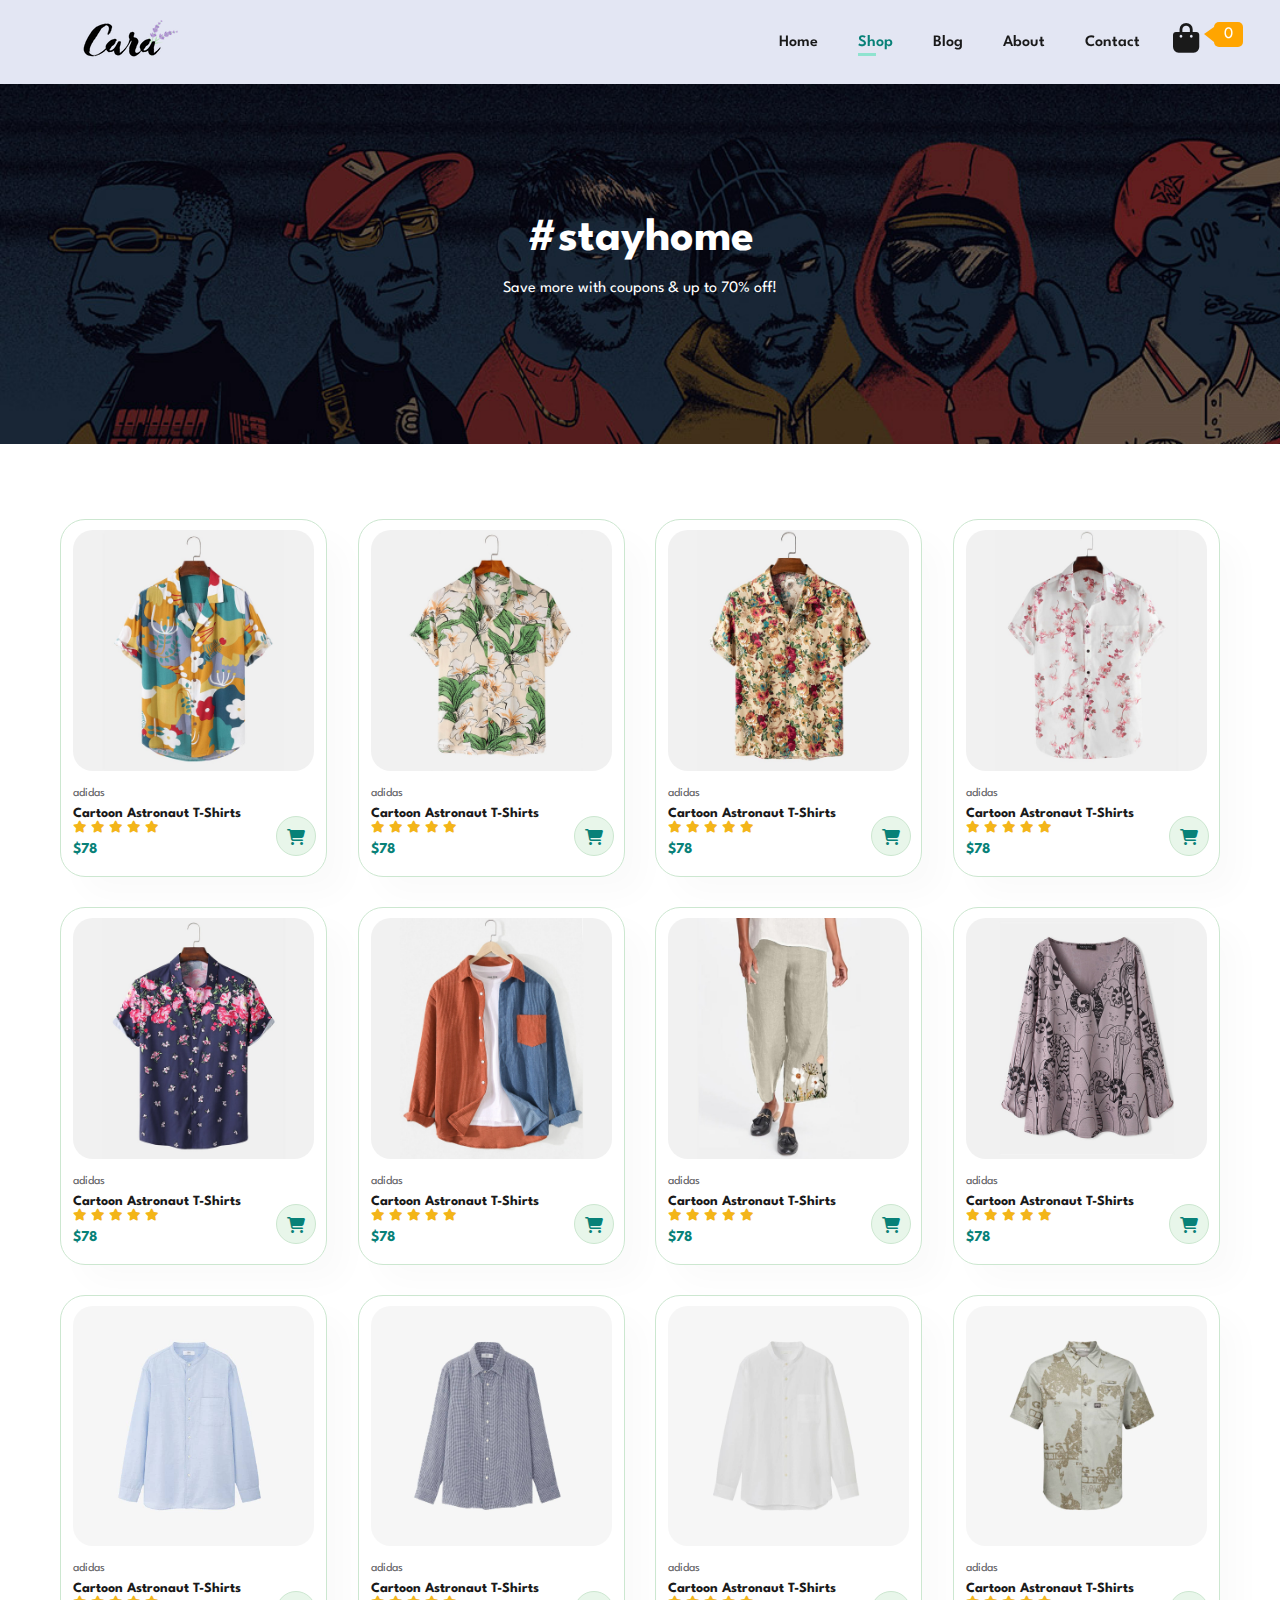
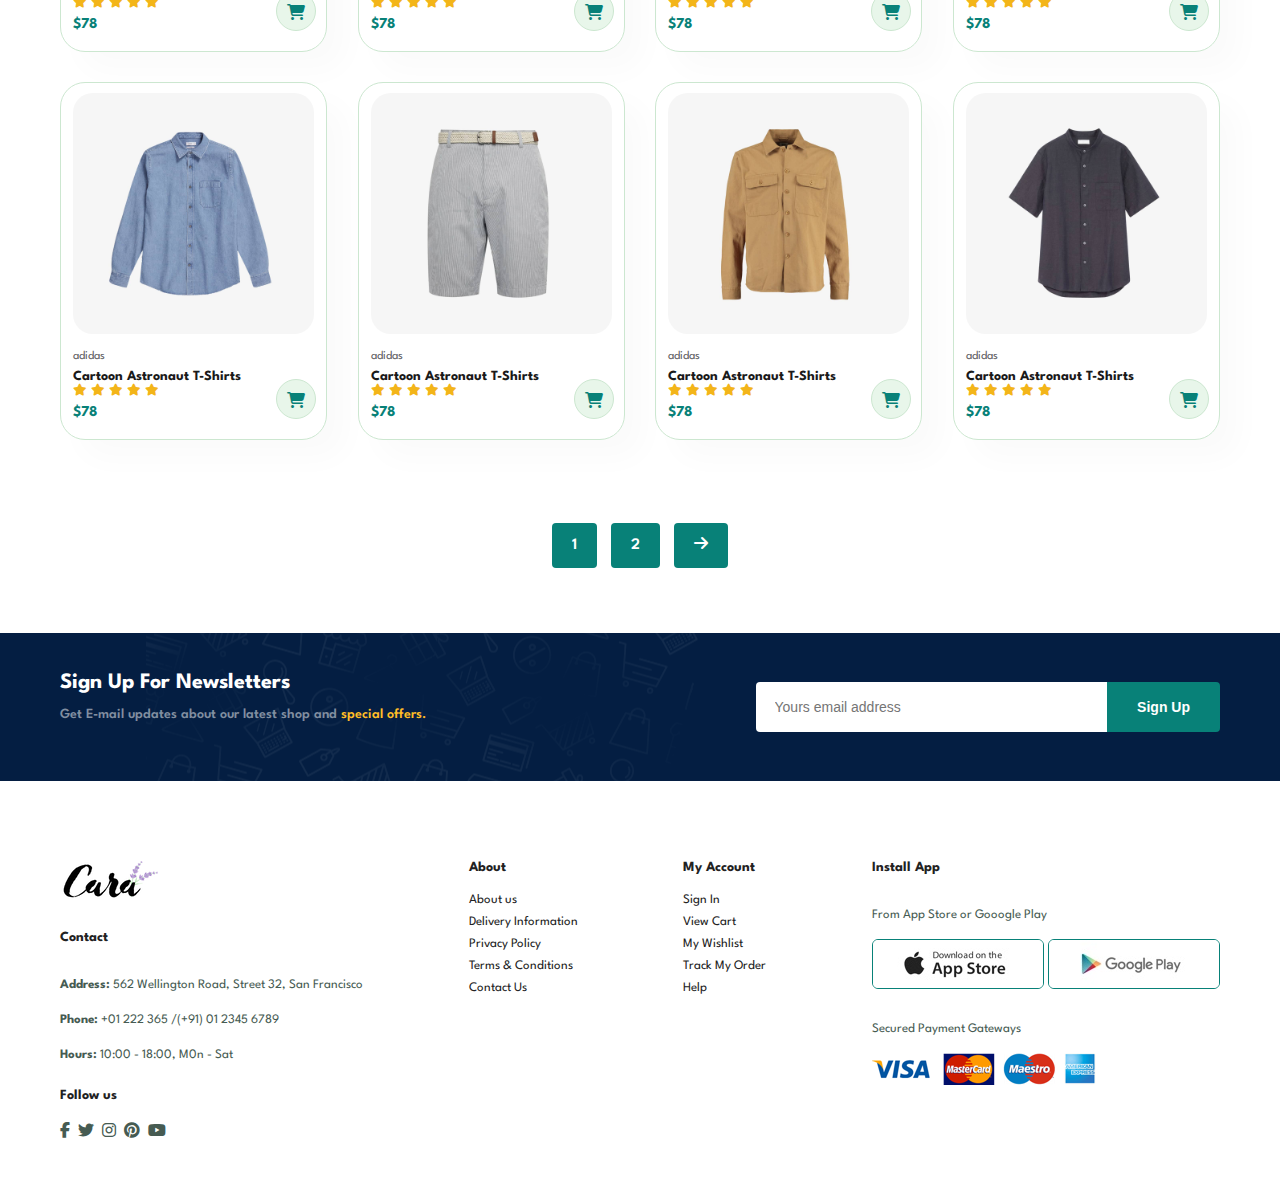
<file: shop.html>
<!DOCTYPE html>
<html lang="en">
<head>
    <meta charset="UTF-8">
    <meta http-equiv="X-UA-Compatible" content="IE=edge">
    <meta name="viewport" content="width=device-width, initial-scale=1.0">
    <title>Ecommerce Website HTML CSS Javascript</title>
    <link rel="stylesheet" href="./assets/css/style.css">
    <link rel="stylesheet" href="./assets/css/responesive.css">
    <link rel="stylesheet" href="https://cdnjs.cloudflare.com/ajax/libs/font-awesome/6.2.0/css/all.min.css">
</head>
<body>
    <!-- Header -->
    <section id="header">
        <a href="#"><img src="./img/logo.png" class="logo" alt="logo"></a>

        <div>
            <ul id="narbar">
                <li><a href="index.html">Home</a></li>
                <li><a class="active" href="shop.html">Shop</a></li>
                <li><a href="blog.html">Blog</a></li>
                <li><a href="about.html">About</a></li>
                <li><a href="contact.html">Contact</a></li>
                <li><a id="lg-bag" href="cart.html"><i class="fa-solid fa-bag-shopping"></i></a></li>
                <!-- Cart Total -->
                <li class="cart-total">0</li>
                <a href="#" id="close"><i class="fa-solid fa-xmark"></i></a>
            </ul>
        </div>

        <div id="mobile">
            <a id="cart-mobile" href="cart.html"><i class="fa-solid fa-bag-shopping"></i></a>
            <i id="bar" class="fa-solid fa-bars"></i>
        </div>
    </section>

    <!-- Hero -->
    <section id="page-header">      
        <h2>#stayhome</h2>
        <p>Save more with coupons & up to 70% off!</p>
    </section>


    <!-- Product -->
    <section id="product1" class="section-p1">
        <div class="pro-container">
            <div class="pro" onclick="window.location.href='sproduct.html';">
                <img src="./img/products/f1.jpg" alt="">
                <div class="des">
                    <span>adidas</span>
                    <h5>Cartoon Astronaut T-Shirts</h5>
                    <div class="star">
                        <i class="fa-solid fa-star"></i>
                        <i class="fa-solid fa-star"></i>
                        <i class="fa-solid fa-star"></i>
                        <i class="fa-solid fa-star"></i>
                        <i class="fa-solid fa-star"></i>
                    </div>
                    <h4>$78</h4>
                </div>
                <a href="#"><i class="fa-solid fa-cart-shopping cart"></i></a>
            </div>

            <div class="pro" onclick="window.location.href='sproduct.html';">
                <img src="./img/products/f2.jpg" alt="">
                <div class="des">
                    <span>adidas</span>
                    <h5>Cartoon Astronaut T-Shirts</h5>
                    <div class="star">
                        <i class="fa-solid fa-star"></i>
                        <i class="fa-solid fa-star"></i>
                        <i class="fa-solid fa-star"></i>
                        <i class="fa-solid fa-star"></i>
                        <i class="fa-solid fa-star"></i>
                    </div>
                    <h4>$78</h4>
                </div>
                <a href="#"><i class="fa-solid fa-cart-shopping cart"></i></a>
            </div>

            <div class="pro" onclick="window.location.href='sproduct.html';">
                <img src="./img/products/f3.jpg" alt="">
                <div class="des">
                    <span>adidas</span>
                    <h5>Cartoon Astronaut T-Shirts</h5>
                    <div class="star">
                        <i class="fa-solid fa-star"></i>
                        <i class="fa-solid fa-star"></i>
                        <i class="fa-solid fa-star"></i>
                        <i class="fa-solid fa-star"></i>
                        <i class="fa-solid fa-star"></i>
                    </div>
                    <h4>$78</h4>
                </div>
                <a href="#"><i class="fa-solid fa-cart-shopping cart"></i></a>
            </div>

            <div class="pro" onclick="window.location.href='sproduct.html';">
                <img src="./img/products/f4.jpg" alt="">
                <div class="des">
                    <span>adidas</span>
                    <h5>Cartoon Astronaut T-Shirts</h5>
                    <div class="star">
                        <i class="fa-solid fa-star"></i>
                        <i class="fa-solid fa-star"></i>
                        <i class="fa-solid fa-star"></i>
                        <i class="fa-solid fa-star"></i>
                        <i class="fa-solid fa-star"></i>
                    </div>
                    <h4>$78</h4>
                </div>
                <a href="#"><i class="fa-solid fa-cart-shopping cart"></i></a>
            </div>

            <div class="pro" onclick="window.location.href='sproduct.html';">
                <img src="./img/products/f5.jpg" alt="">
                <div class="des">
                    <span>adidas</span>
                    <h5>Cartoon Astronaut T-Shirts</h5>
                    <div class="star">
                        <i class="fa-solid fa-star"></i>
                        <i class="fa-solid fa-star"></i>
                        <i class="fa-solid fa-star"></i>
                        <i class="fa-solid fa-star"></i>
                        <i class="fa-solid fa-star"></i>
                    </div>
                    <h4>$78</h4>
                </div>
                <a href="#"><i class="fa-solid fa-cart-shopping cart"></i></a>
            </div>

            <div class="pro" onclick="window.location.href='sproduct.html';">
                <img src="./img/products/f6.jpg" alt="">
                <div class="des">
                    <span>adidas</span>
                    <h5>Cartoon Astronaut T-Shirts</h5>
                    <div class="star">
                        <i class="fa-solid fa-star"></i>
                        <i class="fa-solid fa-star"></i>
                        <i class="fa-solid fa-star"></i>
                        <i class="fa-solid fa-star"></i>
                        <i class="fa-solid fa-star"></i>
                    </div>
                    <h4>$78</h4>
                </div>
                <a href="#"><i class="fa-solid fa-cart-shopping cart"></i></a>
            </div>

            <div class="pro" onclick="window.location.href='sproduct.html';">
                <img src="./img/products/f7.jpg" alt="">
                <div class="des">
                    <span>adidas</span>
                    <h5>Cartoon Astronaut T-Shirts</h5>
                    <div class="star">
                        <i class="fa-solid fa-star"></i>
                        <i class="fa-solid fa-star"></i>
                        <i class="fa-solid fa-star"></i>
                        <i class="fa-solid fa-star"></i>
                        <i class="fa-solid fa-star"></i>
                    </div>
                    <h4>$78</h4>
                </div>
                <a href="#"><i class="fa-solid fa-cart-shopping cart"></i></a>
            </div>

            <div class="pro" onclick="window.location.href='sproduct.html';">
                <img src="./img/products/f8.jpg" alt="">
                <div class="des">
                    <span>adidas</span>
                    <h5>Cartoon Astronaut T-Shirts</h5>
                    <div class="star">
                        <i class="fa-solid fa-star"></i>
                        <i class="fa-solid fa-star"></i>
                        <i class="fa-solid fa-star"></i>
                        <i class="fa-solid fa-star"></i>
                        <i class="fa-solid fa-star"></i>
                    </div>
                    <h4>$78</h4>
                </div>
                <a href="#"><i class="fa-solid fa-cart-shopping cart"></i></a>
            </div>
            <div class="pro" onclick="window.location.href='sproduct.html';">
                <img src="./img/products/n1.jpg" alt="">
                <div class="des">
                    <span>adidas</span>
                    <h5>Cartoon Astronaut T-Shirts</h5>
                    <div class="star">
                        <i class="fa-solid fa-star"></i>
                        <i class="fa-solid fa-star"></i>
                        <i class="fa-solid fa-star"></i>
                        <i class="fa-solid fa-star"></i>
                        <i class="fa-solid fa-star"></i>
                    </div>
                    <h4>$78</h4>
                </div>
                <a href="#"><i class="fa-solid fa-cart-shopping cart"></i></a>
            </div>

            <div class="pro" onclick="window.location.href='sproduct.html';">
                <img src="./img/products/n2.jpg" alt="">
                <div class="des">
                    <span>adidas</span>
                    <h5>Cartoon Astronaut T-Shirts</h5>
                    <div class="star">
                        <i class="fa-solid fa-star"></i>
                        <i class="fa-solid fa-star"></i>
                        <i class="fa-solid fa-star"></i>
                        <i class="fa-solid fa-star"></i>
                        <i class="fa-solid fa-star"></i>
                    </div>
                    <h4>$78</h4>
                </div>
                <a href="#"><i class="fa-solid fa-cart-shopping cart"></i></a>
            </div>

            <div class="pro" onclick="window.location.href='sproduct.html';">
                <img src="./img/products/n3.jpg" alt="">
                <div class="des">
                    <span>adidas</span>
                    <h5>Cartoon Astronaut T-Shirts</h5>
                    <div class="star">
                        <i class="fa-solid fa-star"></i>
                        <i class="fa-solid fa-star"></i>
                        <i class="fa-solid fa-star"></i>
                        <i class="fa-solid fa-star"></i>
                        <i class="fa-solid fa-star"></i>
                    </div>
                    <h4>$78</h4>
                </div>
                <a href="#"><i class="fa-solid fa-cart-shopping cart"></i></a>
            </div>

            <div class="pro" onclick="window.location.href='sproduct.html';">
                <img src="./img/products/n4.jpg" alt="">
                <div class="des">
                    <span>adidas</span>
                    <h5>Cartoon Astronaut T-Shirts</h5>
                    <div class="star">
                        <i class="fa-solid fa-star"></i>
                        <i class="fa-solid fa-star"></i>
                        <i class="fa-solid fa-star"></i>
                        <i class="fa-solid fa-star"></i>
                        <i class="fa-solid fa-star"></i>
                    </div>
                    <h4>$78</h4>
                </div>
                <a href="#"><i class="fa-solid fa-cart-shopping cart"></i></a>
            </div>

            <div class="pro" onclick="window.location.href='sproduct.html';">
                <img src="./img/products/n5.jpg" alt="">
                <div class="des">
                    <span>adidas</span>
                    <h5>Cartoon Astronaut T-Shirts</h5>
                    <div class="star">
                        <i class="fa-solid fa-star"></i>
                        <i class="fa-solid fa-star"></i>
                        <i class="fa-solid fa-star"></i>
                        <i class="fa-solid fa-star"></i>
                        <i class="fa-solid fa-star"></i>
                    </div>
                    <h4>$78</h4>
                </div>
                <a href="#"><i class="fa-solid fa-cart-shopping cart"></i></a>
            </div>

            <div class="pro" onclick="window.location.href='sproduct.html';">
                <img src="./img/products/n6.jpg" alt="">
                <div class="des">
                    <span>adidas</span>
                    <h5>Cartoon Astronaut T-Shirts</h5>
                    <div class="star">
                        <i class="fa-solid fa-star"></i>
                        <i class="fa-solid fa-star"></i>
                        <i class="fa-solid fa-star"></i>
                        <i class="fa-solid fa-star"></i>
                        <i class="fa-solid fa-star"></i>
                    </div>
                    <h4>$78</h4>
                </div>
                <a href="#"><i class="fa-solid fa-cart-shopping cart"></i></a>
            </div>

            <div class="pro" onclick="window.location.href='sproduct.html';">
                <img src="./img/products/n7.jpg" alt="">
                <div class="des">
                    <span>adidas</span>
                    <h5>Cartoon Astronaut T-Shirts</h5>
                    <div class="star">
                        <i class="fa-solid fa-star"></i>
                        <i class="fa-solid fa-star"></i>
                        <i class="fa-solid fa-star"></i>
                        <i class="fa-solid fa-star"></i>
                        <i class="fa-solid fa-star"></i>
                    </div>
                    <h4>$78</h4>
                </div>
                <a href="#"><i class="fa-solid fa-cart-shopping cart"></i></a>
            </div>

            <div class="pro" onclick="window.location.href='sproduct.html';">
                <img src="./img/products/n8.jpg" alt="">
                <div class="des">
                    <span>adidas</span>
                    <h5>Cartoon Astronaut T-Shirts</h5>
                    <div class="star">
                        <i class="fa-solid fa-star"></i>
                        <i class="fa-solid fa-star"></i>
                        <i class="fa-solid fa-star"></i>
                        <i class="fa-solid fa-star"></i>
                        <i class="fa-solid fa-star"></i>
                    </div>
                    <h4>$78</h4>
                </div>
                <a href="#"><i class="fa-solid fa-cart-shopping cart"></i></a>
            </div>
        </div>
    </section>

    <!-- Pagination -->
    <section id="pagination" class="section-p1">
        <a href="#">1</a>
        <a href="#">2</a>
        <a href="#"><i class="fa-solid fa-arrow-right"></i></a>
    </section>

    <!-- News Letter -->
    <section id="newsletter" class="section-p1 section-m1">
        <div class="newstext">
            <h4>Sign Up For Newsletters</h4>
            <p>Get E-mail updates about our latest shop and <span>special offers.</span></p>
        </div>
        <div class="form">
            <input type="text" placeholder="Yours email address">
            <button class="normal">Sign Up</button>
        </div>
    </section>

    <!-- Footer -->
    <footer class="section-p1">
        <div class="col">
            <img class="logo" src="./img/logo.png" alt="">
            <h4>Contact</h4>
            <p><strong>Address:</strong> 562 Wellington Road, Street 32, San Francisco</p>
            <p><strong>Phone:</strong> +01 222 365 /(+91) 01 2345 6789</p>
            <p><strong>Hours:</strong> 10:00 - 18:00, M0n - Sat</p>
            <div class="follow">
                <h4>Follow us</h4>
                <div class="icon">
                    <i class="fa-brands fa-facebook-f"></i>
                    <i class="fa-brands fa-twitter"></i>
                    <i class="fa-brands fa-instagram"></i>
                    <i class="fa-brands fa-pinterest"></i>
                    <i class="fa-brands fa-youtube"></i>
                </div>
            </div>
        </div>

        <div class="col">
            <h4>About</h4>
            <a href="#">About us</a>
            <a href="#">Delivery Information</a>
            <a href="#">Privacy Policy</a>
            <a href="#">Terms & Conditions</a>
            <a href="#">Contact Us</a>
        </div>

        <div class="col">
            <h4>My Account</h4>
            <a href="#">Sign In</a>
            <a href="#">View Cart</a>
            <a href="#">My Wishlist</a>
            <a href="#">Track My Order</a>
            <a href="#">Help</a>
        </div>

        <div class="col install">
            <h4>Install App</h4>
            <p>From App Store or Gooogle Play</p>
            <div class="row">
                <img src="./img/pay/app.jpg" alt="">
                <img src="./img/pay/play.jpg" alt="">
            </div>
            <p>Secured Payment Gateways</p>
            <img src="./img/pay/pay.png" alt="">
        </div>
    </footer>

    <script src="./script.js"></script>
</body>
</html>
</file>
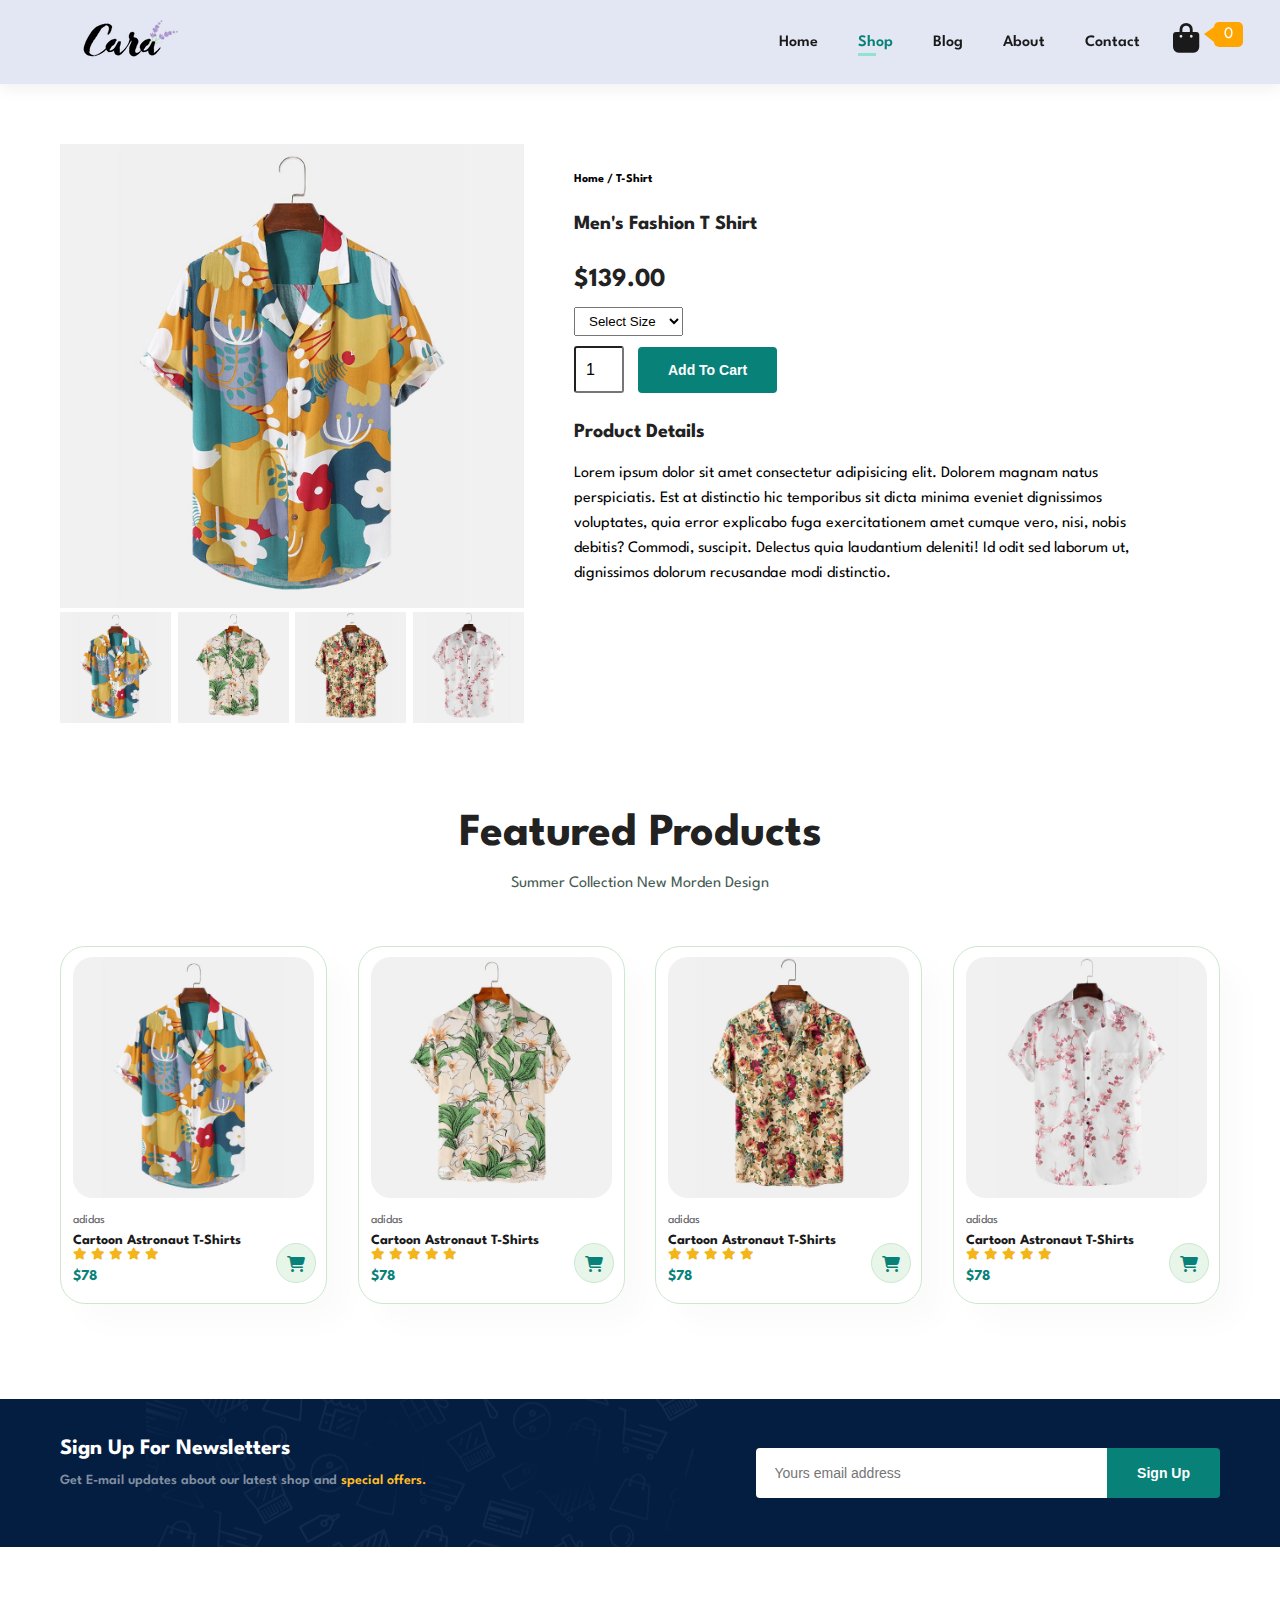
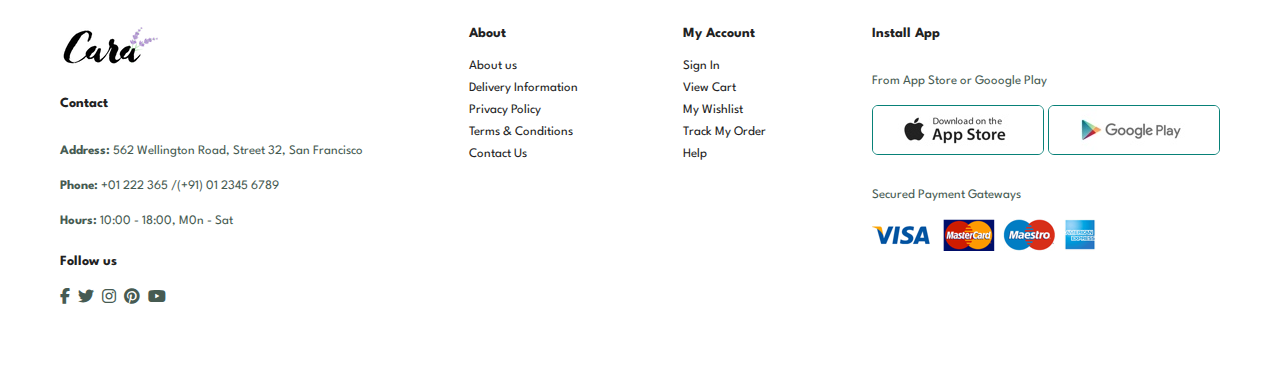
<file: sproduct.html>
<!DOCTYPE html>
<html lang="en">
<head>
    <meta charset="UTF-8">
    <meta http-equiv="X-UA-Compatible" content="IE=edge">
    <meta name="viewport" content="width=device-width, initial-scale=1.0">
    <title>Ecommerce Website HTML CSS Javascript</title>
    <link rel="stylesheet" href="./assets/css/style.css">
    <link rel="stylesheet" href="./assets/css/responesive.css">
    <link rel="stylesheet" href="https://cdnjs.cloudflare.com/ajax/libs/font-awesome/6.2.0/css/all.min.css">
</head>
<body>
    <!-- Header -->
    <section id="header">
        <a href="#"><img src="./img/logo.png" class="logo" alt="logo"></a>

        <div>
            <ul id="narbar">
                <li><a href="index.html">Home</a></li>
                <li><a class="active" href="shop.html">Shop</a></li>
                <li><a href="blog.html">Blog</a></li>
                <li><a href="about.html">About</a></li>
                <li><a href="contact.html">Contact</a></li>
                <li><a id="lg-bag" href="cart.html"><i class="fa-solid fa-bag-shopping"></i></a></li>
                <!-- Cart Total -->
                <li class="cart-total">0</li>
                <a href="#" id="close"><i class="fa-solid fa-xmark"></i></a>
            </ul>
        </div>

        <div id="mobile">
            <a id="cart-mobile" href="cart.html"><i class="fa-solid fa-bag-shopping"></i></a>
            <i id="bar" class="fa-solid fa-bars"></i>
        </div>
    </section>

    <!-- Product Details -->
    <section id="prodetail" class="section-p1">
        <div class="single-pro-image">
            <img src="./img/products/f1.jpg" width="100%" alt="" id="MainImg">
            
            <div class="small-img-group">
                <div class="small-img-col">
                    <img src="./img/products/f1.jpg" width="100%" alt="" class="small-img">
                </div>
                <div class="small-img-col">
                    <img src="./img/products/f2.jpg" width="100%" alt="" class="small-img">
                </div>
                <div class="small-img-col">
                    <img src="./img/products/f3.jpg" width="100%" alt="" class="small-img">
                </div>
                <div class="small-img-col">
                    <img src="./img/products/f4.jpg" width="100%" alt="" class="small-img">
                </div>
            </div>
        </div>

       <div class="single-pro-details">
            <h6>Home / T-Shirt</h6>
            <h4>Men's Fashion T Shirt</h4>
            <h2>$139.00</h2>
            <select>
                <option>Select Size</option>
                <option>XL</option>
                <option>XXL</option>
                <option>Small</option>
                <option>Large</option>
            </select>
            <input type="number" value="1">
            <button class="normal">Add To Cart</button>
            <h4>Product Details</h4>
            <span>Lorem ipsum dolor sit amet consectetur adipisicing elit. Dolorem magnam natus perspiciatis. Est at distinctio hic temporibus sit dicta minima eveniet dignissimos voluptates, quia error explicabo fuga exercitationem amet cumque vero, nisi, nobis debitis? Commodi, suscipit. Delectus quia laudantium deleniti! Id odit sed laborum ut, dignissimos dolorum recusandae modi distinctio.</span>
       </div>
    </section>

    <section id="product1" class="section-p1">
        <h2>Featured Products</h2>
        <p>Summer Collection New Morden Design</p>
        <div class="pro-container">
            <div class="pro">
                <img src="./img/products/f1.jpg" alt="">
                <div class="des">
                    <span>adidas</span>
                    <h5>Cartoon Astronaut T-Shirts</h5>
                    <div class="star">
                        <i class="fa-solid fa-star"></i>
                        <i class="fa-solid fa-star"></i>
                        <i class="fa-solid fa-star"></i>
                        <i class="fa-solid fa-star"></i>
                        <i class="fa-solid fa-star"></i>
                    </div>
                    <h4>$78</h4>
                </div>
                <a href="#"><i class="fa-solid fa-cart-shopping cart"></i></a>
            </div>

            <div class="pro">
                <img src="./img/products/f2.jpg" alt="">
                <div class="des">
                    <span>adidas</span>
                    <h5>Cartoon Astronaut T-Shirts</h5>
                    <div class="star">
                        <i class="fa-solid fa-star"></i>
                        <i class="fa-solid fa-star"></i>
                        <i class="fa-solid fa-star"></i>
                        <i class="fa-solid fa-star"></i>
                        <i class="fa-solid fa-star"></i>
                    </div>
                    <h4>$78</h4>
                </div>
                <a href="#"><i class="fa-solid fa-cart-shopping cart"></i></a>
            </div>

            <div class="pro">
                <img src="./img/products/f3.jpg" alt="">
                <div class="des">
                    <span>adidas</span>
                    <h5>Cartoon Astronaut T-Shirts</h5>
                    <div class="star">
                        <i class="fa-solid fa-star"></i>
                        <i class="fa-solid fa-star"></i>
                        <i class="fa-solid fa-star"></i>
                        <i class="fa-solid fa-star"></i>
                        <i class="fa-solid fa-star"></i>
                    </div>
                    <h4>$78</h4>
                </div>
                <a href="#"><i class="fa-solid fa-cart-shopping cart"></i></a>
            </div>

            <div class="pro">
                <img src="./img/products/f4.jpg" alt="">
                <div class="des">
                    <span>adidas</span>
                    <h5>Cartoon Astronaut T-Shirts</h5>
                    <div class="star">
                        <i class="fa-solid fa-star"></i>
                        <i class="fa-solid fa-star"></i>
                        <i class="fa-solid fa-star"></i>
                        <i class="fa-solid fa-star"></i>
                        <i class="fa-solid fa-star"></i>
                    </div>
                    <h4>$78</h4>
                </div>
                <a href="#"><i class="fa-solid fa-cart-shopping cart"></i></a>
            </div>
        </div>
    </section>

    <!-- News Letter -->
    <section id="newsletter" class="section-p1 section-m1">
        <div class="newstext">
            <h4>Sign Up For Newsletters</h4>
            <p>Get E-mail updates about our latest shop and <span>special offers.</span></p>
        </div>
        <div class="form">
            <input type="text" placeholder="Yours email address">
            <button class="normal">Sign Up</button>
        </div>
    </section>

    <!-- Footer -->
    <footer class="section-p1">
        <div class="col">
            <img class="logo" src="./img/logo.png" alt="">
            <h4>Contact</h4>
            <p><strong>Address:</strong> 562 Wellington Road, Street 32, San Francisco</p>
            <p><strong>Phone:</strong> +01 222 365 /(+91) 01 2345 6789</p>
            <p><strong>Hours:</strong> 10:00 - 18:00, M0n - Sat</p>
            <div class="follow">
                <h4>Follow us</h4>
                <div class="icon">
                    <i class="fa-brands fa-facebook-f"></i>
                    <i class="fa-brands fa-twitter"></i>
                    <i class="fa-brands fa-instagram"></i>
                    <i class="fa-brands fa-pinterest"></i>
                    <i class="fa-brands fa-youtube"></i>
                </div>
            </div>
        </div>

        <div class="col">
            <h4>About</h4>
            <a href="#">About us</a>
            <a href="#">Delivery Information</a>
            <a href="#">Privacy Policy</a>
            <a href="#">Terms & Conditions</a>
            <a href="#">Contact Us</a>
        </div>

        <div class="col">
            <h4>My Account</h4>
            <a href="#">Sign In</a>
            <a href="#">View Cart</a>
            <a href="#">My Wishlist</a>
            <a href="#">Track My Order</a>
            <a href="#">Help</a>
        </div>

        <div class="col install">
            <h4>Install App</h4>
            <p>From App Store or Gooogle Play</p>
            <div class="row">
                <img src="./img/pay/app.jpg" alt="">
                <img src="./img/pay/play.jpg" alt="">
            </div>
            <p>Secured Payment Gateways</p>
            <img src="./img/pay/pay.png" alt="">
        </div>
    </footer>

    <script>
        var mainImg = document.querySelector('#MainImg');
        var smallImgs = document.querySelectorAll(".small-img")

        smallImgs[0].onclick = () => {
            mainImg.src = smallImgs[0].src;
        }
        smallImgs[1].onclick = () => {
            mainImg.src = smallImgs[1].src;
        }
        smallImgs[2].onclick = () => {
            mainImg.src = smallImgs[2].src;
        }
        smallImgs[3].onclick = () => {
            mainImg.src = smallImgs[3].src;
        }
        
    </script>

    <script src="./script.js"></script>
</body>
</html>
</file>
<file: assets/css/style.css>
@import url('https://fonts.googleapis.com/css2?family=League+Spartan:wght@100;200;300;400;500;600;700;800;900&display=swap');

* {
    margin: 0;
    padding: 0;
    box-sizing: border-box;

}

html {
    font-family: 'League Spartan', sans-serif;
}

h1 {
    font-size: 50px;
    line-height: 64px;
    color: #222;
}

h2 {
    font-size: 46px;
    line-height: 54px;
    color: #222;
}

h4 {
    font-size: 20px;
    color: #222;
}

h6 {
    font-weight: 700;
    font-size: 12px;
}

p {
    font-size: 16px;
    color: #465b52;
    margin: 15px 0 20px 0;
}

.section-p1 {
    padding: 40px 60px;
}

.section-m1 {
    margin: 40px 0;
}

button.normal {
    font-size: 14px;
    font-weight: 600;
    padding: 15px 30px;
    color: #000;
    background-color: #fff;
    border-radius: 4px;
    cursor: pointer;
    border: none;
    outline: none;
    transition: 0.2s;
}

button.white {
    font-size: 13px;
    font-weight: 600;
    padding: 11px 18px;
    color: #fff;
    background-color: transparent;
    border-radius: 4px;
    cursor: pointer;
    border: 1px solid #fff;
    outline: none;
    transition: 0.2s;
}

body {
    width: 100%;
}

/* Header Start */
#header {
    display: flex;
    align-items: center;
    justify-content: space-between;
    padding: 20px 80px;
    background-color: #e3e6f3;
    box-shadow: 0 5px 15px rgba(0, 0, 0, 0.06);
    z-index: 999;
    position: sticky;
    top: 0;
    left: 0;
    
}
 
#narbar {
    display: flex;
    align-items: center;
    justify-content: center;
}

#narbar li {
    list-style: none;
    padding: 0 20px;
}

#narbar li a {
    text-decoration: none;
    color: #1a1a1a;
    font-size: 16px;
    font-weight: 600;
    transition: 0.3s ease-in-out;
    padding: 5px 0;
    position: relative;
    
}
/* Cart Total */
#narbar .cart-total {
    position: absolute;
    right: 37px;
    padding: 5px 10px;
    background-color: orange;
    display: flex;
    align-items: center;
    justify-content: center;
    border-radius: 5px;
    top: 22px;
    color: #fff;
}
#narbar .cart-total::before {
    content: "";
    display: block;
    width: 0;
    height: 0;
    border-top: 7px solid transparent;
    border-bottom: 8px solid transparent;
    border-right: 10px solid orange;
    position: absolute;
    right: 29px;
}


#narbar li a:hover,
#narbar li a.active {
    color: #088178;
    cursor: pointer;
}

#narbar li a.active::after,
#narbar li a:hover::after {
    content: "";
    display: block;
    width: 50%;
    height: 3px;
    position: absolute;
    bottom: -1px;
    background-color: #8FE3CF;
}
#narbar li a i {
    font-size: 30px;
    position: absolute;
    top: -19px;
    left: -7px;
}

#mobile {
    align-items: center;
    display: none;
}

#mobile i {
    font-size: 25px;
}
#mobile #cart-mobile {
    color: #1a1a1a;
    margin-right: 15px;
    font-size: 25px;
}

#close {
    display: none;
}
/* Home Page */
#hero {
    background-image: url("/img/hero4.png");
    background-size: cover;
    background-position: top 25% right 0;
    height: 90vh;
    width: 100%;
    padding: 0 80px;
    display: flex;
    flex-direction: column;
    align-items: flex-start;
    justify-content: center;
}

#hero h4 {
    padding-bottom: 15px;
}
#hero h1 {
    color: #088178;
}
#hero button {
    background-image: url("/img/button.png");
    background-color: transparent;
    color: #088178;
    border: 0;
    padding: 14px 80px 14px 65px;
    background-repeat: no-repeat;
    cursor: pointer;
    font-weight: 600;
    font-size: 15px;
    margin-top: 16px;
} 

#feature {
    display: flex;
    justify-content: space-between;
    align-items: center;
    flex-wrap: wrap;
}

#feature .fe-box {
    width: 180px;
    text-align: center;
    padding: 25px 15px;
    box-shadow: 20px 20px 34px rgba(0, 0, 0, 0.03);
    border: 1px solid #cce7d0;
    border-radius: 4px;
    margin: 15px 0;
    display: inline-block;
}

#feature .fe-box img {
    width: 100%;
    margin-bottom: 10px;
}

#feature .fe-box:hover {
    box-shadow: 10px 10px 54px rgba(0, 0, 0, 0.1);  
    cursor: pointer; 
}

#feature .fe-box h6 {
    padding: 9px 8px 6px 8px;
    line-height: 1;
    border-radius: 4px;
    color: #088178;
    background-color: #fddde4;
}

#feature .fe-box:nth-child(2) h6{
    background-color: #cdebbc;
}
#feature .fe-box:nth-child(3) h6{
    background-color: #d1e8f2;
}
#feature .fe-box:nth-child(4) h6{
    background-color: #cdd4f8;
}
#feature .fe-box:nth-child(5) h6{
    background-color: #f6dbf6;
}
#feature .fe-box:nth-child(6) h6{
    background-color: #fff2e5;
}

/* Product 1 */
#product1 {
    text-align: center;
}

#product1 .pro {
    position: relative;
    width: 23%;
    min-width: 250px;
    padding: 10px 12px;
    border: 1px solid #cce7d0;
    border-radius: 25px;
    cursor: pointer;
    box-shadow: 20px 20px 30px rgba(0, 0, 0, 0.02);
    margin: 15px 0;
    transition: 0.2s ease;
}

#product1 .pro-container {
    display: flex;
    justify-content: space-between;
    align-items: center;
    flex-wrap: wrap;
    padding-top: 20px;
}

#product1 .pro:hover {
    box-shadow: 20px 20px 30px rgba(0, 0, 0, 0.06);
}

#product1 .pro img {
    width: 100%;
    border-radius: 20px;
}

#product1 .pro .des {
    text-align: start;
    padding: 10px 0;
}

#product1 .pro .des span {
    color: #606063;
    font-size: 12px;
}

#product1 .pro .des h5 {
    padding-top: 7px;
    color: #1a1a1a;
    font-size: 14px;
}

#product1 .pro .des i {
    font-size: 12px;
    color: rgb(243, 181, 25);
}

#product1 .pro .des h4 {
    padding-top: 7px;
    font-size: 15px;
    font-weight: 700;
    color: #088178;
}

#product1 .pro .cart {
    position: absolute;
    width: 40px;
    height: 40px;
    line-height: 40px;
    border-radius: 50px;
    background-color: #e8f6ea;
    color: #088178;
    border: 1px solid #cce7d0;
    bottom: 20px;
    right: 10px;
}

#product1 .pro .cart:hover {
    cursor: pointer;
    opacity: 0.8;
}

/* Banner */
#banner {
    display: flex;
    flex-direction: column;
    justify-content: center;
    align-items: center;
    text-align: center;
    background-image: url("/img/banner/b2.jpg");
    background-size: cover;
    background-position: center;
    width: 100%;
    height: 40vh;
}

#banner h4 {
    color: #fff;
    font-size: 16px;
}

#banner h2 {
    color: #fff;
    font-size: 30px;
    padding: 10px 0;
}

#banner h2 span {
    color: #ef3636;
}

#banner button:hover {
    background-color: #088178;
    color: #fff;
}

/* Sm-Banner */
#sm-banner {
    display: flex;
    justify-content: space-between;
    flex-wrap: wrap;
}

#sm-banner .banner-box{
    display: flex;
    flex-direction: column;
    justify-content: center;
    align-items: flex-start;
    background-image: url("/img/banner/b17.jpg");
    background-size: cover;
    background-position: center;
    min-width: 600px;
    height: 50vh;
    padding: 30px;
}

#sm-banner .banner-box2 {
    background-image: url("/img/banner/b10.jpg");
}

#sm-banner h4 {
    color: #fff;
    font-size: 20px;
    font-weight: 300;
}

#sm-banner h2 {
    color: #fff;
    font-size: 28px;
    font-weight: 800;
}

#sm-banner span {
    color: #fff;
    font-size: 14px;
    font-weight: 400;
    margin-bottom: 15px;
}

#sm-banner .banner-box:hover button {
    background-color: #088178;
    color: #fff;
    border: 1px solid #088178;
}

/* Banner 3 */
#banner3 {
    display: flex;
    justify-content: space-between;
    flex-wrap: wrap;

}

#banner3 .banner-box {
    display: flex;
    flex-direction: column;
    justify-content: center;
    align-items: flex-start;
    background-image: url("/img/banner/b7.jpg");
    background-size: cover;
    background-position: center;
    min-width: 30%;
    height: 30vh;
    padding: 20px;
    margin-bottom: 20px;
}
#banner3 .banner-box2 {
    background-image: url("/img/banner/b4.jpg");
}

#banner3 .banner-box3 {
    background-image: url("/img/banner/b18.jpg");
}

#banner3 h2 {
    color: #fff;
    font-weight: 900;
    font-size: 22px;
}

#banner3 h3 {
    color: #ec544e;
    font-weight: 800;
    font-size: 15px;
}

/* Newsletter */
#newsletter {
    display: flex;
    justify-content: space-between;
    align-items: center;
    flex-wrap: wrap;
    background-image: url("/img/banner/b14.png");
    background-repeat: no-repeat;
    background-position: 20% 30%;
    background-color: #041e42;
}

#newsletter .form {
    display: flex;
    width: 40%;
}

#newsletter h4 {
    font-size: 22px;
    font-weight: 700;
    color: #fff;
}

#newsletter p {
    font-size: 14px;
    font-weight: 600;
    color: #818ea0;
}

#newsletter p span {
    color: #ffbd27;
}

#newsletter input {
    height: 3.125rem;
    padding: 0 1.25em;
    font-size: 14px;
    width: 100%;
    border: 1px solid transparent;
    border-radius: 4px;
    outline: none;
    border-bottom-right-radius: 0;
    border-top-right-radius: 0;
}

#newsletter button {
    background-color: #088178;
    color: #fff;
    white-space: nowrap;
    border-bottom-left-radius: 0;
    border-top-left-radius: 0;
}

/* Footer */
footer {
    display: flex;
    flex-wrap: wrap;
    justify-content: space-between;
}

footer .col {
    display: flex;
    flex-direction: column;
    align-items: flex-start;
    margin-bottom: 20px;
}

footer .logo {
    margin-bottom: 30px;
}

footer h4 {
    font-size: 14px;
    padding-bottom: 20px;
}

footer p {
    font-size: 13px;
    margin-bottom: 8px;
}

footer a {
    font-size: 13px;
    text-decoration: none;
    color: #222;
    margin-bottom: 10px;
}

footer .follow {
    margin-top: 20px;
}

footer .follow i {
    color: #465b52;
    padding-right: 4px;
    cursor: pointer;
}

footer .install .row img {
    border: 1px solid #088178;
    border-radius: 6px;
}

footer .install img {
    margin: 10px 0 15px 0;
}

footer .follow i:hover,
footer a:hover {
    color: #088178;
}


/* Sop Page */
#page-header {
    background-image: url("/img/banner/b1.jpg");
    background-size: cover;
    width: 100%;
    height: 40vh;
    display: flex;
    justify-content: center;
    align-items: center;
    flex-direction: column;
    padding: 14px;
}

#page-header h2,
#page-header p {
    color: #fff;
}

#pagination {
    text-align: center;
}

#pagination a {
    text-decoration: none;
    background-color: #088178;
    padding: 15px 20px;
    color: #fff;
    font-weight: 600;
    border-radius: 4px;
    margin: 0 5px;
    transition: 0.3s ease;
}

#pagination a i {
    font-size: 16px;
    font-weight: 600;
}

#pagination a:hover {
    opacity: 0.8;
}

/* Single Product */
#prodetail {
    display: flex;
    margin-top: 20px;
}

#prodetail .single-pro-image {
    width: 40%;
    margin-right: 50px;
}

.small-img-group {
    display: flex;
    justify-content: space-between;
}

.small-img-col {
    flex-basis: 24%;
    cursor: pointer;
}

#prodetail .single-pro-details {
    width: 50%;
    margin-top: 30px;
}

#prodetail .single-pro-details h4 {
    font-size: 20px;
    padding: 30px 0 20px 0;
}

#prodetail .single-pro-details h2 {
    font-size: 26px;
}

#prodetail .single-pro-details select {
    display: block;
    padding: 5px 10px;
    margin-bottom: 10px;
}

#prodetail .single-pro-details input {
    width: 50px;
    height: 47px;
    padding-left: 10px;
    font-size: 16px;
    margin-right: 10px;
    border-radius: 3px;
}

#prodetail .single-pro-details input:focus {
    outline: none;
}

#prodetail .single-pro-details button {
    background-color: #088178;
    color: #fff;
    transition: 0.3s ease-in-out;
}

#prodetail .single-pro-details button:hover {
    background-color: #000;
    color: #fff;
}

#prodetail .single-pro-details span {
    line-height: 25px;
}


/* Blog Page */
#page-header.blog-header {
    background-image: url('/img/banner/b19.jpg');
}

#blog {
    padding: 150px 150px 0 150px;
}

#blog .blog-box {
    display: flex;
    align-items: center;
    width: 100%;
    position: relative;
    padding-bottom: 90px;
}

#blog .blog-img {
    width: 50%;
    margin-right: 40px;
}

#blog img {
    width: 100%;
    height: 300px;
    object-fit: cover;
}

#blog .blog-detail {
    width: 50%;
}

#blog .blog-detail a {
    position: relative;
    text-decoration: none;
    font-size: 11px;
    color: #000;
    font-weight: 700;
}

#blog .blog-detail a::after {
    content: "";
    width: 50px;
    height: 1px;
    background-color: #000;
    position: absolute;
    top: 4px;
    right: -60px;
}

#blog .blog-detail a:hover {
    color: #088178;
}

#blog .blog-detail a:hover::after {
    background-color: #088178;
}

#blog .blog-box h1 {
    position: absolute;
    top: -40px;
    left: 0;
    font-size: 70px;
    font-weight: 700;
    color: #c9cbce;
    z-index: -9;
}

/* Page About */
#page-header.about-header {
    background-image: url("/img/about/banner.png");
}

#about-head {
    display: flex;
    align-items: center;
}

#about-head img {
    width: 50%;
    height: auto;
}

#about-head div {
    padding-left: 30px;
}

#about-head div p,
#about-head div abbr {
    line-height: 18px;
}

#about-head marquee {
    background-color: #ccc;
    width: 100%;
    padding: 2px 0;
}

#about-app {
    text-align: center;
}

#about-app .video {
    width: 70%;
    height: 100%;
    margin: 30px auto 0 auto;
}

#about-app .video video {
    width: 100%;
    height: 100%;
    border-radius: 20px;
}

/* Contact Page */
#form-details {
    display: flex;
    justify-content: space-between;
    margin: 30px;
    padding: 80px;
    border: 1px solid #e1e1e1;
}

#contact-details {
    display: flex;
    align-items: center;
    justify-content: space-between;
}

#contact-details .details {
    width: 40%;
}

#contact-details .details span,
#form-details form span {
    font-size: 12px;
}

#contact-details .details h2,
#form-details form h2 {
    font-size: 26px;
    line-height: 35px;
    padding: 20px 0;
}

#contact-details .details h3 {
    font-size: 16px;
    padding-bottom: 15px;
}

#contact-details .details li {
    list-style: none;
    display: flex;
    padding: 10px 0;
}

#contact-details .details li i {
    font-size: 14px;
    padding-right: 22px;
}

#contact-details .details li p {
    margin: 0;
    font-size: 14px;
}

#contact-details .map {
    width: 55%;
    height: 400px;
}

#contact-details .map iframe{
    width: 100%;
    height: 100%;
}

#form-details form {
    width: 65%;
    display: flex;
    flex-direction: column;
    align-items: flex-start;
}

#form-details form input,
#form-details form textarea {
    width: 100%;
    padding: 12px 15px;
    outline: none;
    margin-bottom: 20px;
    border: 1px solid #e1e1e1;
}

#form-details form button {
    background-color: #088178;
    color: #fff;
}

#form-details .people {
    display: flex;
    align-items: flex-start;
    flex-direction: column;
    width: 26%;
}

#form-details .people div {
    padding-bottom: 25px;
    display: flex;
    align-items: flex-start;
}

#form-details .people div img {
    width: 65px;
    height: 65px;
    object-fit: cover;
    margin-right: 15px;
}

#form-details .people div p {
    margin: 0;
    font-size: 13px;
    line-height: 25px;
}

#form-details .people div p span {
    color: #000;
    font-size: 18px;
    font-weight: 500;
}

/* Cart Page */
#cart table {
    width: 100%;
    border-collapse: collapse;
    table-layout: fixed;
    white-space: nowrap;
}

#cart table img {
    width: 70px;
}
#cart table td:nth-child(1) {
    width: 100px;
    text-align: center;
}
#cart table td:nth-child(2) {
    width: 150px;
    text-align: center;
}
#cart table td:nth-child(3) {
    width: 250px;
    text-align: center;
}

#cart table td:nth-child(4),
#cart table td:nth-child(5),
#cart table td:nth-child(6) {
    width: 150px;
    text-align: center;
}

#cart table td:nth-child(5) input {
    width: 70px;
    padding: 10px 5px 10px 15px;
}

#cart table thead {
    border: 1px solid #e2e9e1;
    border-left: none;
    border-right: none;
}

#cart table thead tr td {
    padding: 18px 0;
    font-weight: 700;
    text-transform: uppercase;
    font-size: 13px;   
}

#cart table tbody tr td {
    padding-top: 15px;
}

#cart table tbody td {
    font-size: 13px;
}

#cart table tbody tr td a {
    text-decoration: none;
}

#cart table tbody tr td a i {
    font-size: 15px;
    color: #000;
    transition: 0.3s linear;
}
#cart table tbody tr td a i:hover {
    color: #088178;
}

#cart-add {
    display: flex;
    flex-wrap: wrap;
    justify-content: space-between;
}

#coupon {
    width: 50%;
    margin-bottom: 30px;
}

#coupon h3 {
    padding-bottom: 15px;
}

#coupon input {
    padding: 10px 20px;
    outline: none;
    width: 60%;
    margin-right: 10px;
    border: 1px solid #e2e9e1;
}
#coupon button,
#subtotal button {
    background-color: #088178;
    color: #fff;
    padding: 12px 20px;
    transition: 0.3s linear;
}

#coupon button:hover,
#subtotal button:hover {
    background-color: #000;
}

#subtotal {
    width: 50%;
    margin-bottom: 30px;
    border: 1px solid #e2e9e1;
    padding: 30px;
}
#subtotal h3 {
    margin-bottom: 15px;
}

#subtotal table {
    border-collapse: collapse;
    width: 100%;
    margin-bottom: 20px;
}

#subtotal table td {
    width: 50%;
    border: 1px solid #e2e9e1;
    padding: 10px;
    font-size: 13px;
}


.remove-product {
    cursor: pointer;
}
</file>
<file: assets/css/responesive.css>
@media (max-width: 799px) {
    .section-p1 {
        padding: 40px 40px;
    }

    #narbar {
        display: flex;
        flex-direction: column;
        align-items: flex-start;
        justify-content: flex-start;
        position: fixed;
        top: 0;
        right: -300px;
        height: 100vh;
        width: 300px;
        background-color: #e3e6f3;
        box-shadow: 0 40px 60px rgba(0, 0, 0, 0.1);
        padding: 80px 0 0 10px;
        transition: 0.3s;
    }

    #narbar.active {
        right: 0;
    }

    #narbar li {
        margin-bottom: 25px;
    }

    #mobile {
        display: flex;
    }

    #close {
        position: absolute;
        top: 30px;
        left: 30px;
        color: #222;
        font-size: 24px;
        display: flex;
        text-decoration: none;
    }

    #lg-bag {
        display: none;
    }

    #hero {
        height: 70vh;
        padding: 0 80px;
        background-position: top 30% right 30%;
    }

    #feature {
        justify-content: center;  
    }
    
    #feature .fe-box { 
        margin: 15px 15px;
        padding: 25px 10px;
    }
    
    #product1 .pro-container {
        justify-content: center;    
    }

    #product1 .pro {       
        margin: 15px;
    }

    #banner {
        height: 20vh;
    }
    #sm-banner .banner-box {
        min-width: 100%;
        height: 30vh;
    }
    #banner3 .banner-box{
        width: 28%;
    }
    #newsletter .form {
        width: 70%;
    }
    /* Page Blog */

    #blog {
        padding: 150px 100px 0 100px;
    }

    /* Contact Page */
    #form-details {
        padding: 40px;
    }
    #form-details form {
        width: 50%;
    }
    #form-details .people {
        width: 50%;
        margin-left: 20px;
    }

    /* Cart Page */
    #cart {
        overflow-x: auto;
    }
}

@media (max-width: 477px) {
    #narbar .cart-total {
        display: none;
    }
    #section-p1 {
        padding: 20px;
    }
    #header {
        padding: 10px 30px;
    }
    h1 {
        font-size: 38px;
    }
    h2 {
        font-size: 32px;
    }
    #hero {
        padding: 0 20px;
        background-position: 55%;
    }
    #feature {
        justify-content: space-between;
    }
    #feature .fe-box {
        width: 155px;
        margin: 0 0 15px 0;
    }
    #product1 .pro {
        width: 100%;    
    }
    #banner {
        height: 40vh;
    }
    #sm-banner .banner-box {
        height: 40vh;
    }
    #sm-banner .banner-box2 {
        margin-top: 20px;
    }
    #banner3 {
        padding: 0 20px;
    }
    #banner3 .banner-box {
        width: 100%;
    }
    #newsletter {
        padding: 40px 20px;
    }
    #newsletter .form {
        width: 100%;
    }

    /* Product Details */
    #prodetail {
        display: flex;
        flex-direction: column;
    }
    #prodetail .single-pro-image {
        width: 100%;
        margin-right: 0;
    }
    #prodetail .single-pro-details {
        width: 100%;
        margin-top: 30px;
    }

    /* Page Blog */
    #blog {
        padding: 100px 30px 0 30px;
    }

    #blog .blog-box {
        flex-direction: column;
        align-items: flex-start;
    }
    #blog .blog-img {
        width: 100%;
        margin-right: 0;
    }
    #blog .blog-detail {
        width: 100%;
        margin-top: 15px;
    }

    /* Page About */
    #about-head {
        flex-direction: column;
        align-items: flex-start;
    }
    #about-head img {
        width: 100%;
        height: auto;
        margin: 0 auto;
    }
    #about-head div {
        padding-left: 0;
        padding-top: 15px;
    }
    #about-app .video {
        width: 100%;
    }

    /* Contact Page */
    #contact-details {
        flex-direction: column;
    }
    #contact-details .details {
        width: 100%;
    }
    #contact-details .map {
        width: 100%;
        margin-top: 20px;
    }
    #form-details {
        flex-direction: column;
        padding: 20px;
        
    }
    #form-details form {
        width: 100%;
    }
    #form-details .people {
        width: 100%;
        margin-top: 20px;
    }

    /* Cart Page */
    #coupon {
        width: 100%;
        margin-bottom: 40px;
    }

    #subtotal {
        width: 100%;
        margin-bottom: 30px;
        border: 1px solid #e2e9e1;
        padding: 30px;
    }
}
</file>
